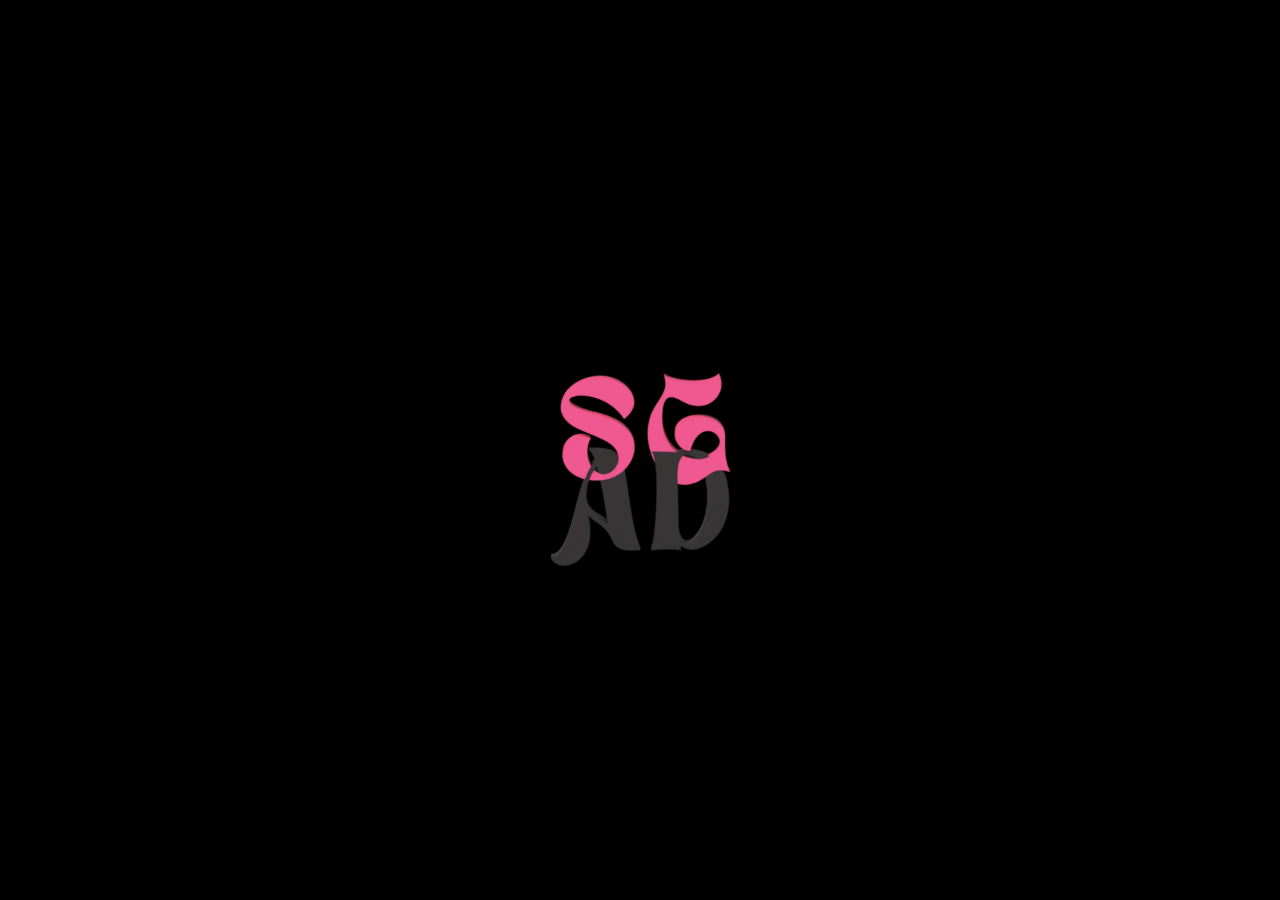
<file: index.html>
<!doctype html>
<html lang="en">
<head>
<meta charset="utf-8">
<meta name="viewport" content="width=device-width, initial-scale=1">
<title>SOFIA GOMES</title>
<meta name="description" content="Sofia Gomes is an Art Director from Brazil based in New York.">
<link rel="canonical" href="https://www.sofiakgomes.com/">
<meta property="og:type" content="website">
<meta property="og:site_name" content="SOFIA GOMES">
<meta property="og:title" content="SOFIA GOMES">
<meta property="og:description" content="Sofia Gomes is an Art Director from Brazil based in New York.">
<meta property="og:url" content="https://www.sofiakgomes.com/">
<meta property="og:image" content="https://www.sofiakgomes.com/assets/img/og.jpg">
<meta property="og:image:width" content="1200">
<meta property="og:image:height" content="630">
<meta name="twitter:card" content="summary_large_image">
<link rel="icon" href="/favicon.ico" sizes="32x32">
<link rel="apple-touch-icon" href="/apple-touch-icon.png">
<link rel="stylesheet" href="/css/style.css">
</head>
<body class="splash">
<a class="splash-link" href="/work/" aria-label="Enter site"><img src="/assets/img/site/splash.webp" width="546" height="582" fetchpriority="high" alt="SOFIA GOMES — Art Director"></a>
<script src="/js/main.js"></script>
</body>
</html>
</file>
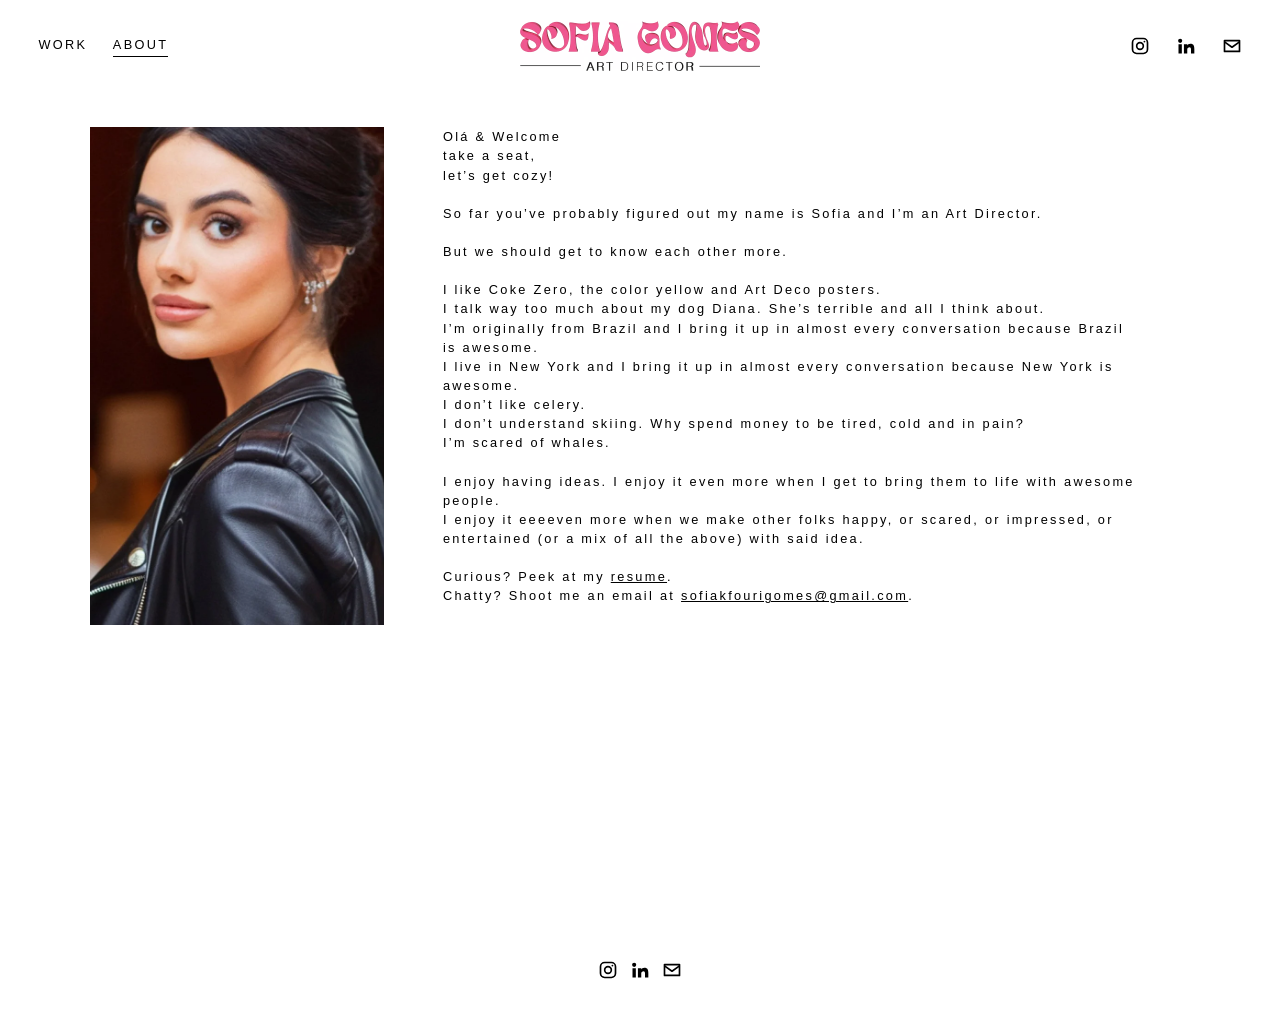
<file: about/index.html>
<!doctype html>
<html lang="en">
<head>
<meta charset="utf-8">
<meta name="viewport" content="width=device-width, initial-scale=1">
<title>About — SOFIA GOMES</title>
<meta name="description" content="About Sofia Gomes, an Art Director from Brazil living in New York.">
<link rel="canonical" href="https://www.sofiakgomes.com/about/">
<meta property="og:type" content="website">
<meta property="og:site_name" content="SOFIA GOMES">
<meta property="og:title" content="About — SOFIA GOMES">
<meta property="og:description" content="About Sofia Gomes, an Art Director from Brazil living in New York.">
<meta property="og:url" content="https://www.sofiakgomes.com/about/">
<meta property="og:image" content="https://www.sofiakgomes.com/assets/img/og.jpg">
<meta property="og:image:width" content="1200">
<meta property="og:image:height" content="630">
<meta name="twitter:card" content="summary_large_image">
<link rel="icon" href="/favicon.ico" sizes="32x32">
<link rel="apple-touch-icon" href="/apple-touch-icon.png">
<link rel="stylesheet" href="/css/style.css">
</head>
<body>
<header class="site-header">
  <nav class="nav"><a href="/work/">WORK</a><a href="/about/" class="active">ABOUT</a></nav>
  <a class="logo" href="/"><img src="/assets/img/site/logo.webp" width="480" height="100" alt="SOFIA GOMES"></a>
  <div class="social"><a href="https://www.instagram.com/sofiagomespontes/" aria-label="Instagram" target="_blank" rel="noopener"><svg viewBox="0 0 24 24" fill="none" stroke="currentColor" stroke-width="2"><rect x="3" y="3" width="18" height="18" rx="5"/><circle cx="12" cy="12" r="4"/><circle cx="17.3" cy="6.7" r="1.1" fill="currentColor" stroke="none"/></svg></a><a href="https://www.linkedin.com/in/sofiakpgomes/" aria-label="LinkedIn" target="_blank" rel="noopener"><svg viewBox="0 0 24 24" fill="currentColor"><path d="M5 3.3a2.5 2.5 0 110 5 2.5 2.5 0 010-5zM3 9.8h4V21H3zM9.5 9.8h4v1.6c.5-1 1.8-2 3.8-2 3.9 0 4.7 2.6 4.7 6.1V21h-4v-4.9c0-1.2-.3-2.7-1.8-2.7-1.6 0-2.7 1.3-2.7 2.6V21H9.5z"/></svg></a><a href="mailto:sofiakfourigomes@gmail.com" aria-label="sofiakfourigomes@gmail.com"><svg viewBox="0 0 24 24" fill="none" stroke="currentColor" stroke-width="2" stroke-linejoin="round"><path d="M3 5.5h18v13H3z"/><path d="M3 7l9 6.5L21 7"/></svg></a></div>
  <button class="burger" type="button" aria-label="Menu" aria-expanded="false"><span></span><span></span></button>
</header>
<div class="mobile-menu" aria-hidden="true">
  <nav><a href="/work/">WORK</a><a href="/about/">ABOUT</a></nav>
  <div class="social"><a href="https://www.instagram.com/sofiagomespontes/" aria-label="Instagram" target="_blank" rel="noopener"><svg viewBox="0 0 24 24" fill="none" stroke="currentColor" stroke-width="2"><rect x="3" y="3" width="18" height="18" rx="5"/><circle cx="12" cy="12" r="4"/><circle cx="17.3" cy="6.7" r="1.1" fill="currentColor" stroke="none"/></svg></a><a href="https://www.linkedin.com/in/sofiakpgomes/" aria-label="LinkedIn" target="_blank" rel="noopener"><svg viewBox="0 0 24 24" fill="currentColor"><path d="M5 3.3a2.5 2.5 0 110 5 2.5 2.5 0 010-5zM3 9.8h4V21H3zM9.5 9.8h4v1.6c.5-1 1.8-2 3.8-2 3.9 0 4.7 2.6 4.7 6.1V21h-4v-4.9c0-1.2-.3-2.7-1.8-2.7-1.6 0-2.7 1.3-2.7 2.6V21H9.5z"/></svg></a><a href="mailto:sofiakfourigomes@gmail.com" aria-label="sofiakfourigomes@gmail.com"><svg viewBox="0 0 24 24" fill="none" stroke="currentColor" stroke-width="2" stroke-linejoin="round"><path d="M3 5.5h18v13H3z"/><path d="M3 7l9 6.5L21 7"/></svg></a></div>
</div>
<main>
<div class="about">
  <div class="portrait"><img src="/assets/img/site/portrait.webp" alt="Sofia Gomes"></div>
  <div class="about-text">
    <p>Olá &amp; Welcome<br>take a seat,<br>let’s get cozy!</p>
    <p>So far you’ve probably figured out my name is Sofia and I’m an Art Director.</p>
    <p>But we should get to know each other more.</p>
    <p>I like Coke Zero, the color yellow and Art Deco posters.<br>I talk way too much about my dog Diana. She’s terrible and all I think about.<br>I’m originally from Brazil and I bring it up in almost every conversation because Brazil is awesome.<br>I live in New York and I bring it up in almost every conversation because New York is awesome.<br>I don’t like celery.<br>I don’t understand skiing. Why spend money to be tired, cold and in pain?<br>I’m scared of whales.</p>
    <p>I enjoy having ideas. I enjoy it even more when I get to bring them to life with awesome people.<br>I enjoy it eeeeven more when we make other folks happy, or scared, or impressed, or entertained (or a mix of all the above) with said idea.</p>
    <p>Curious? Peek at my <a href="/assets/Sofia-Gomes-Resume.pdf">resume</a>.<br>Chatty? Shoot me an email at <a href="mailto:sofiakfourigomes@gmail.com">sofiakfourigomes@gmail.com</a>.</p>
  </div>
</div>
</main>
<footer class="site-footer">
  <div class="social"><a href="https://www.instagram.com/sofiagomespontes/" aria-label="Instagram" target="_blank" rel="noopener"><svg viewBox="0 0 24 24" fill="none" stroke="currentColor" stroke-width="2"><rect x="3" y="3" width="18" height="18" rx="5"/><circle cx="12" cy="12" r="4"/><circle cx="17.3" cy="6.7" r="1.1" fill="currentColor" stroke="none"/></svg></a><a href="https://www.linkedin.com/in/sofiakpgomes/" aria-label="LinkedIn" target="_blank" rel="noopener"><svg viewBox="0 0 24 24" fill="currentColor"><path d="M5 3.3a2.5 2.5 0 110 5 2.5 2.5 0 010-5zM3 9.8h4V21H3zM9.5 9.8h4v1.6c.5-1 1.8-2 3.8-2 3.9 0 4.7 2.6 4.7 6.1V21h-4v-4.9c0-1.2-.3-2.7-1.8-2.7-1.6 0-2.7 1.3-2.7 2.6V21H9.5z"/></svg></a><a href="mailto:sofiakfourigomes@gmail.com" aria-label="sofiakfourigomes@gmail.com"><svg viewBox="0 0 24 24" fill="none" stroke="currentColor" stroke-width="2" stroke-linejoin="round"><path d="M3 5.5h18v13H3z"/><path d="M3 7l9 6.5L21 7"/></svg></a></div>
</footer>
<script src="/js/main.js"></script>
</body>
</html>
</file>
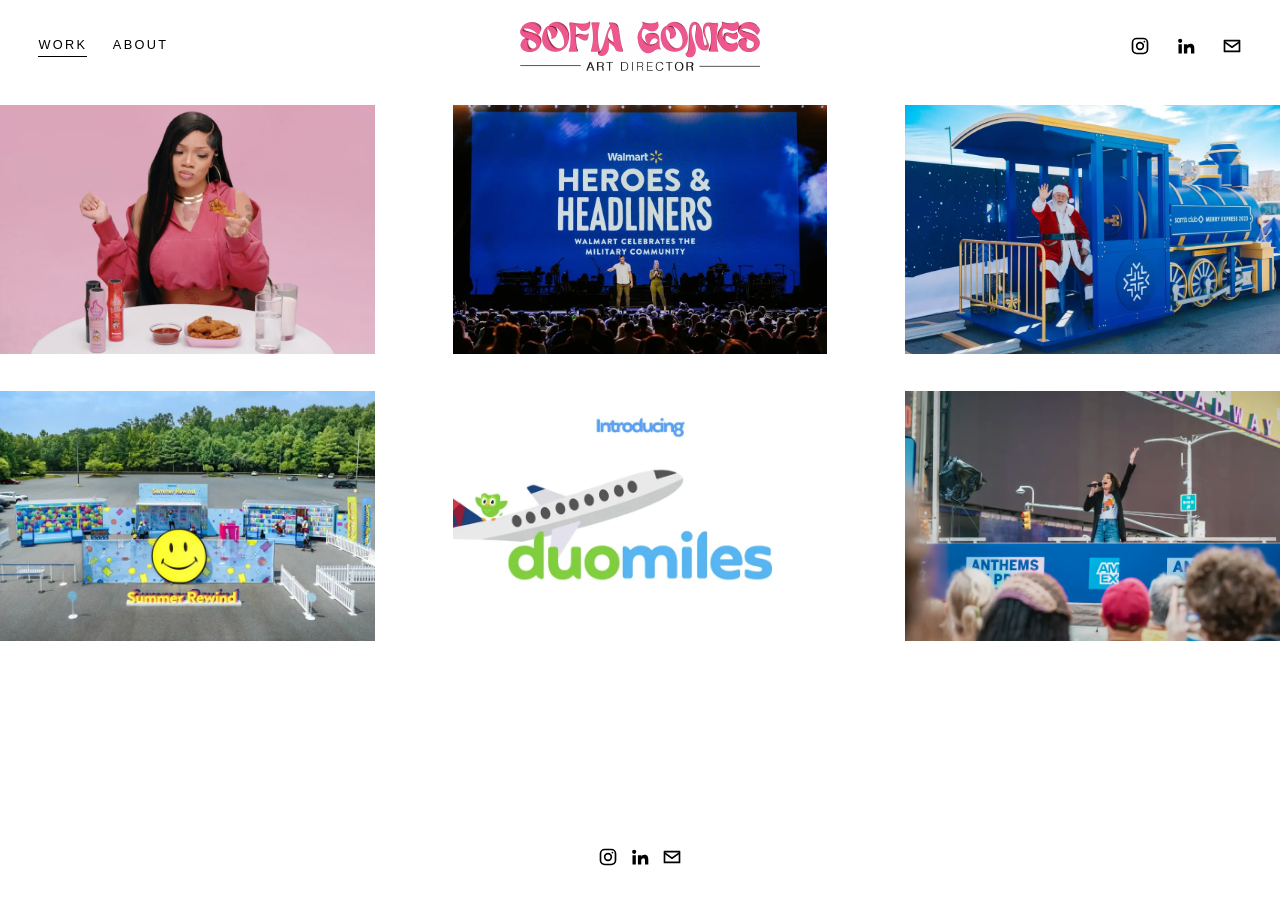
<file: work/index.html>
<!doctype html>
<html lang="en">
<head>
<meta charset="utf-8">
<meta name="viewport" content="width=device-width, initial-scale=1">
<title>WORK — SOFIA GOMES</title>
<meta name="description" content="Selected work by Sofia Gomes, Art Director: experiential and social campaigns for Walmart, Sam’s Club, American Express, Duolingo and Buldak.">
<link rel="canonical" href="https://www.sofiakgomes.com/work/">
<meta property="og:type" content="website">
<meta property="og:site_name" content="SOFIA GOMES">
<meta property="og:title" content="WORK — SOFIA GOMES">
<meta property="og:description" content="Selected work by Sofia Gomes, Art Director: experiential and social campaigns for Walmart, Sam’s Club, American Express, Duolingo and Buldak.">
<meta property="og:url" content="https://www.sofiakgomes.com/work/">
<meta property="og:image" content="https://www.sofiakgomes.com/assets/img/og.jpg">
<meta property="og:image:width" content="1200">
<meta property="og:image:height" content="630">
<meta name="twitter:card" content="summary_large_image">
<link rel="icon" href="/favicon.ico" sizes="32x32">
<link rel="apple-touch-icon" href="/apple-touch-icon.png">
<link rel="preload" href="/assets/fonts/oswald-latin.woff2" as="font" type="font/woff2" crossorigin>
<link rel="stylesheet" href="/css/style.css">
</head>
<body>
<header class="site-header">
  <nav class="nav"><a href="/work/" class="active">WORK</a><a href="/about/">ABOUT</a></nav>
  <a class="logo" href="/"><img src="/assets/img/site/logo.webp" width="480" height="100" alt="SOFIA GOMES"></a>
  <div class="social"><a href="https://www.instagram.com/sofiagomespontes/" aria-label="Instagram" target="_blank" rel="noopener"><svg viewBox="0 0 24 24" fill="none" stroke="currentColor" stroke-width="2"><rect x="3" y="3" width="18" height="18" rx="5"/><circle cx="12" cy="12" r="4"/><circle cx="17.3" cy="6.7" r="1.1" fill="currentColor" stroke="none"/></svg></a><a href="https://www.linkedin.com/in/sofiakpgomes/" aria-label="LinkedIn" target="_blank" rel="noopener"><svg viewBox="0 0 24 24" fill="currentColor"><path d="M5 3.3a2.5 2.5 0 110 5 2.5 2.5 0 010-5zM3 9.8h4V21H3zM9.5 9.8h4v1.6c.5-1 1.8-2 3.8-2 3.9 0 4.7 2.6 4.7 6.1V21h-4v-4.9c0-1.2-.3-2.7-1.8-2.7-1.6 0-2.7 1.3-2.7 2.6V21H9.5z"/></svg></a><a href="mailto:sofiakfourigomes@gmail.com" aria-label="sofiakfourigomes@gmail.com"><svg viewBox="0 0 24 24" fill="none" stroke="currentColor" stroke-width="2" stroke-linejoin="round"><path d="M3 5.5h18v13H3z"/><path d="M3 7l9 6.5L21 7"/></svg></a></div>
  <button class="burger" type="button" aria-label="Menu" aria-expanded="false"><span></span><span></span></button>
</header>
<div class="mobile-menu" aria-hidden="true">
  <nav><a href="/work/">WORK</a><a href="/about/">ABOUT</a></nav>
  <div class="social"><a href="https://www.instagram.com/sofiagomespontes/" aria-label="Instagram" target="_blank" rel="noopener"><svg viewBox="0 0 24 24" fill="none" stroke="currentColor" stroke-width="2"><rect x="3" y="3" width="18" height="18" rx="5"/><circle cx="12" cy="12" r="4"/><circle cx="17.3" cy="6.7" r="1.1" fill="currentColor" stroke="none"/></svg></a><a href="https://www.linkedin.com/in/sofiakpgomes/" aria-label="LinkedIn" target="_blank" rel="noopener"><svg viewBox="0 0 24 24" fill="currentColor"><path d="M5 3.3a2.5 2.5 0 110 5 2.5 2.5 0 010-5zM3 9.8h4V21H3zM9.5 9.8h4v1.6c.5-1 1.8-2 3.8-2 3.9 0 4.7 2.6 4.7 6.1V21h-4v-4.9c0-1.2-.3-2.7-1.8-2.7-1.6 0-2.7 1.3-2.7 2.6V21H9.5z"/></svg></a><a href="mailto:sofiakfourigomes@gmail.com" aria-label="sofiakfourigomes@gmail.com"><svg viewBox="0 0 24 24" fill="none" stroke="currentColor" stroke-width="2" stroke-linejoin="round"><path d="M3 5.5h18v13H3z"/><path d="M3 7l9 6.5L21 7"/></svg></a></div>
</div>
<main>
<div class="work-grid">
<a class="tile reveal" href="/work/buldakglorilla/"><img src="/assets/img/work/buldak.webp" alt="RIDE THE BULDAK HIGH"><span class="tile-title">RIDE THE BULDAK HIGH</span></a>
<a class="tile reveal" href="/work/walmartheroesheadliners/"><img src="/assets/img/work/Heroes_Headliners_23-145.webp" alt="WALMART HEROES &amp; HEADLINERS"><span class="tile-title">WALMART HEROES &amp; HEADLINERS</span></a>
<a class="tile reveal" href="/work/merryexpress/"><img src="/assets/img/work/MerryExpress23-3.webp" alt="SAM'S CLUB MERRY EXPRESS"><span class="tile-title">SAM'S CLUB MERRY EXPRESS</span></a>
<a class="tile reveal" href="/work/summerrewind/"><img src="/assets/img/work/SRW_6.webp" alt="WALMART SUMMER REWIND"><span class="tile-title">WALMART SUMMER REWIND</span></a>
<a class="tile reveal" href="/work/duo-miles/"><img src="/assets/img/work/duomiles.webp" alt="DUOMILES"><span class="tile-title">DUOMILES</span></a>
<a class="tile reveal" href="/work/anthemsofpride/"><img src="/assets/img/work/DSC09831-GC-FINAL-3.webp" alt="ANTHEMS OF PRIDE"><span class="tile-title">ANTHEMS OF PRIDE</span></a>
</div>
</main>
<footer class="site-footer">
  <div class="social"><a href="https://www.instagram.com/sofiagomespontes/" aria-label="Instagram" target="_blank" rel="noopener"><svg viewBox="0 0 24 24" fill="none" stroke="currentColor" stroke-width="2"><rect x="3" y="3" width="18" height="18" rx="5"/><circle cx="12" cy="12" r="4"/><circle cx="17.3" cy="6.7" r="1.1" fill="currentColor" stroke="none"/></svg></a><a href="https://www.linkedin.com/in/sofiakpgomes/" aria-label="LinkedIn" target="_blank" rel="noopener"><svg viewBox="0 0 24 24" fill="currentColor"><path d="M5 3.3a2.5 2.5 0 110 5 2.5 2.5 0 010-5zM3 9.8h4V21H3zM9.5 9.8h4v1.6c.5-1 1.8-2 3.8-2 3.9 0 4.7 2.6 4.7 6.1V21h-4v-4.9c0-1.2-.3-2.7-1.8-2.7-1.6 0-2.7 1.3-2.7 2.6V21H9.5z"/></svg></a><a href="mailto:sofiakfourigomes@gmail.com" aria-label="sofiakfourigomes@gmail.com"><svg viewBox="0 0 24 24" fill="none" stroke="currentColor" stroke-width="2" stroke-linejoin="round"><path d="M3 5.5h18v13H3z"/><path d="M3 7l9 6.5L21 7"/></svg></a></div>
</footer>
<script src="/js/main.js"></script>
</body>
</html>
</file>
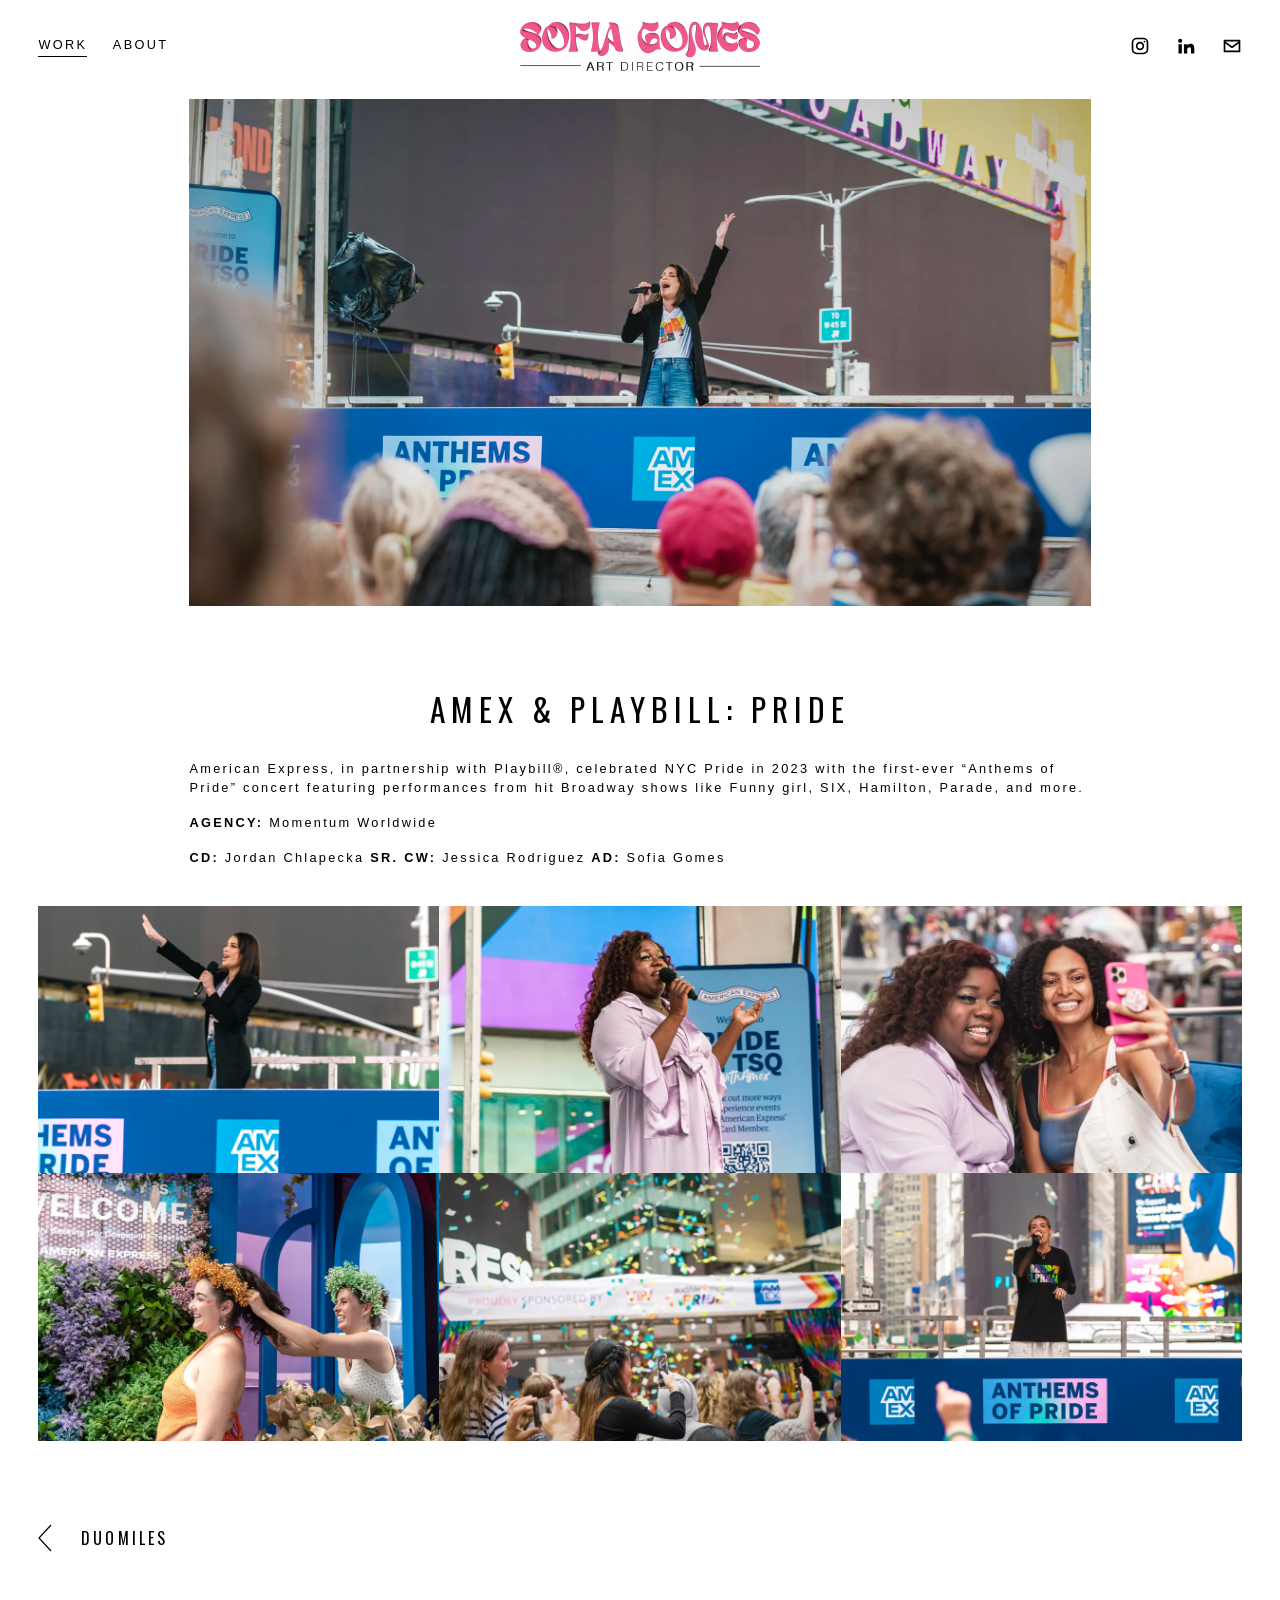
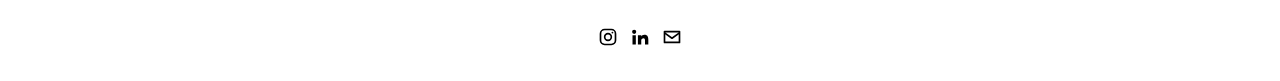
<file: work/anthemsofpride/index.html>
<!doctype html>
<html lang="en">
<head>
<meta charset="utf-8">
<meta name="viewport" content="width=device-width, initial-scale=1">
<title>Anthems of Pride | American Express — SOFIA GOMES</title>
<meta name="description" content="Anthems of Pride: American Express and Playbill’s first-ever NYC Pride concert, with Broadway performances. Art direction by Sofia Gomes.">
<link rel="canonical" href="https://www.sofiakgomes.com/work/anthemsofpride/">
<meta property="og:type" content="website">
<meta property="og:site_name" content="SOFIA GOMES">
<meta property="og:title" content="Anthems of Pride | American Express — SOFIA GOMES">
<meta property="og:description" content="Anthems of Pride: American Express and Playbill’s first-ever NYC Pride concert, with Broadway performances. Art direction by Sofia Gomes.">
<meta property="og:url" content="https://www.sofiakgomes.com/work/anthemsofpride/">
<meta property="og:image" content="https://www.sofiakgomes.com/assets/img/og.jpg">
<meta property="og:image:width" content="1200">
<meta property="og:image:height" content="630">
<meta name="twitter:card" content="summary_large_image">
<link rel="icon" href="/favicon.ico" sizes="32x32">
<link rel="apple-touch-icon" href="/apple-touch-icon.png">
<link rel="preload" href="/assets/fonts/oswald-latin.woff2" as="font" type="font/woff2" crossorigin>
<link rel="stylesheet" href="/css/style.css">
</head>
<body class="p-anthemsofpride">
<header class="site-header">
  <nav class="nav"><a href="/work/" class="active">WORK</a><a href="/about/">ABOUT</a></nav>
  <a class="logo" href="/"><img src="/assets/img/site/logo.webp" width="480" height="100" alt="SOFIA GOMES"></a>
  <div class="social"><a href="https://www.instagram.com/sofiagomespontes/" aria-label="Instagram" target="_blank" rel="noopener"><svg viewBox="0 0 24 24" fill="none" stroke="currentColor" stroke-width="2"><rect x="3" y="3" width="18" height="18" rx="5"/><circle cx="12" cy="12" r="4"/><circle cx="17.3" cy="6.7" r="1.1" fill="currentColor" stroke="none"/></svg></a><a href="https://www.linkedin.com/in/sofiakpgomes/" aria-label="LinkedIn" target="_blank" rel="noopener"><svg viewBox="0 0 24 24" fill="currentColor"><path d="M5 3.3a2.5 2.5 0 110 5 2.5 2.5 0 010-5zM3 9.8h4V21H3zM9.5 9.8h4v1.6c.5-1 1.8-2 3.8-2 3.9 0 4.7 2.6 4.7 6.1V21h-4v-4.9c0-1.2-.3-2.7-1.8-2.7-1.6 0-2.7 1.3-2.7 2.6V21H9.5z"/></svg></a><a href="mailto:sofiakfourigomes@gmail.com" aria-label="sofiakfourigomes@gmail.com"><svg viewBox="0 0 24 24" fill="none" stroke="currentColor" stroke-width="2" stroke-linejoin="round"><path d="M3 5.5h18v13H3z"/><path d="M3 7l9 6.5L21 7"/></svg></a></div>
  <button class="burger" type="button" aria-label="Menu" aria-expanded="false"><span></span><span></span></button>
</header>
<div class="mobile-menu" aria-hidden="true">
  <nav><a href="/work/">WORK</a><a href="/about/">ABOUT</a></nav>
  <div class="social"><a href="https://www.instagram.com/sofiagomespontes/" aria-label="Instagram" target="_blank" rel="noopener"><svg viewBox="0 0 24 24" fill="none" stroke="currentColor" stroke-width="2"><rect x="3" y="3" width="18" height="18" rx="5"/><circle cx="12" cy="12" r="4"/><circle cx="17.3" cy="6.7" r="1.1" fill="currentColor" stroke="none"/></svg></a><a href="https://www.linkedin.com/in/sofiakpgomes/" aria-label="LinkedIn" target="_blank" rel="noopener"><svg viewBox="0 0 24 24" fill="currentColor"><path d="M5 3.3a2.5 2.5 0 110 5 2.5 2.5 0 010-5zM3 9.8h4V21H3zM9.5 9.8h4v1.6c.5-1 1.8-2 3.8-2 3.9 0 4.7 2.6 4.7 6.1V21h-4v-4.9c0-1.2-.3-2.7-1.8-2.7-1.6 0-2.7 1.3-2.7 2.6V21H9.5z"/></svg></a><a href="mailto:sofiakfourigomes@gmail.com" aria-label="sofiakfourigomes@gmail.com"><svg viewBox="0 0 24 24" fill="none" stroke="currentColor" stroke-width="2" stroke-linejoin="round"><path d="M3 5.5h18v13H3z"/><path d="M3 7l9 6.5L21 7"/></svg></a></div>
</div>
<main>
<div class="narrow t96">
<a class="hero-img" href="/assets/img/anthems/DSC09831-GC-FINAL-3.webp" data-lightbox><img src="/assets/img/anthems/DSC09831-GC-FINAL-3.webp" width="2500" height="1406" fetchpriority="high" alt=""></a>
<h2 class="reveal">AMEX &amp; PLAYBILL: PRIDE</h2>
<p class="reveal">American Express, in partnership with Playbill®, celebrated NYC Pride in 2023 with the first-ever “Anthems of Pride” concert featuring performances from hit Broadway shows like Funny girl, SIX, Hamilton, Parade, and more.</p>
<p class="reveal"><b>AGENCY:</b> Momentum Worldwide</p>
<p class="reveal"><b>CD:</b> Jordan Chlapecka <b>SR. CW:</b> Jessica Rodriguez <b>AD:</b> Sofia Gomes</p>
</div>
<div class="gallery">
<a class="reveal" href="/assets/img/anthems/DSC09802-GC-FINAL-3.webp" data-lightbox><img src="/assets/img/anthems/thumb/DSC09802-GC-FINAL-3.webp" alt="" loading="lazy"></a>
<a class="reveal" href="/assets/img/anthems/DSC00001-GC-FINAL-3.webp" data-lightbox><img src="/assets/img/anthems/thumb/DSC00001-GC-FINAL-3.webp" alt="" loading="lazy"></a>
<a class="reveal" href="/assets/img/anthems/DSC09425-GC-FINAL-3.webp" data-lightbox><img src="/assets/img/anthems/thumb/DSC09425-GC-FINAL-3.webp" alt="" loading="lazy"></a>
<a class="reveal" href="/assets/img/anthems/DSC09389-GC-FINAL-3.webp" data-lightbox><img src="/assets/img/anthems/thumb/DSC09389-GC-FINAL-3.webp" alt="" loading="lazy"></a>
<a class="reveal" href="/assets/img/anthems/DSC00531-GC-FINAL-3.webp" data-lightbox><img src="/assets/img/anthems/thumb/DSC00531-GC-FINAL-3.webp" alt="" loading="lazy"></a>
<a class="reveal" href="/assets/img/anthems/DSC00567-GC-FINAL-3.webp" data-lightbox><img src="/assets/img/anthems/thumb/DSC00567-GC-FINAL-3.webp" alt="" loading="lazy"></a>
</div><nav class="pager"><a class="prev" href="/work/duo-miles/"><svg viewBox="0 0 14 28" fill="none" stroke="currentColor" stroke-width="1.2"><path d="M13 1L1 14l12 13"/></svg><span>DUOMILES</span></a><span></span></nav>
</main>
<footer class="site-footer">
  <div class="social"><a href="https://www.instagram.com/sofiagomespontes/" aria-label="Instagram" target="_blank" rel="noopener"><svg viewBox="0 0 24 24" fill="none" stroke="currentColor" stroke-width="2"><rect x="3" y="3" width="18" height="18" rx="5"/><circle cx="12" cy="12" r="4"/><circle cx="17.3" cy="6.7" r="1.1" fill="currentColor" stroke="none"/></svg></a><a href="https://www.linkedin.com/in/sofiakpgomes/" aria-label="LinkedIn" target="_blank" rel="noopener"><svg viewBox="0 0 24 24" fill="currentColor"><path d="M5 3.3a2.5 2.5 0 110 5 2.5 2.5 0 010-5zM3 9.8h4V21H3zM9.5 9.8h4v1.6c.5-1 1.8-2 3.8-2 3.9 0 4.7 2.6 4.7 6.1V21h-4v-4.9c0-1.2-.3-2.7-1.8-2.7-1.6 0-2.7 1.3-2.7 2.6V21H9.5z"/></svg></a><a href="mailto:sofiakfourigomes@gmail.com" aria-label="sofiakfourigomes@gmail.com"><svg viewBox="0 0 24 24" fill="none" stroke="currentColor" stroke-width="2" stroke-linejoin="round"><path d="M3 5.5h18v13H3z"/><path d="M3 7l9 6.5L21 7"/></svg></a></div>
</footer>
<script src="/js/main.js"></script>
</body>
</html>
</file>
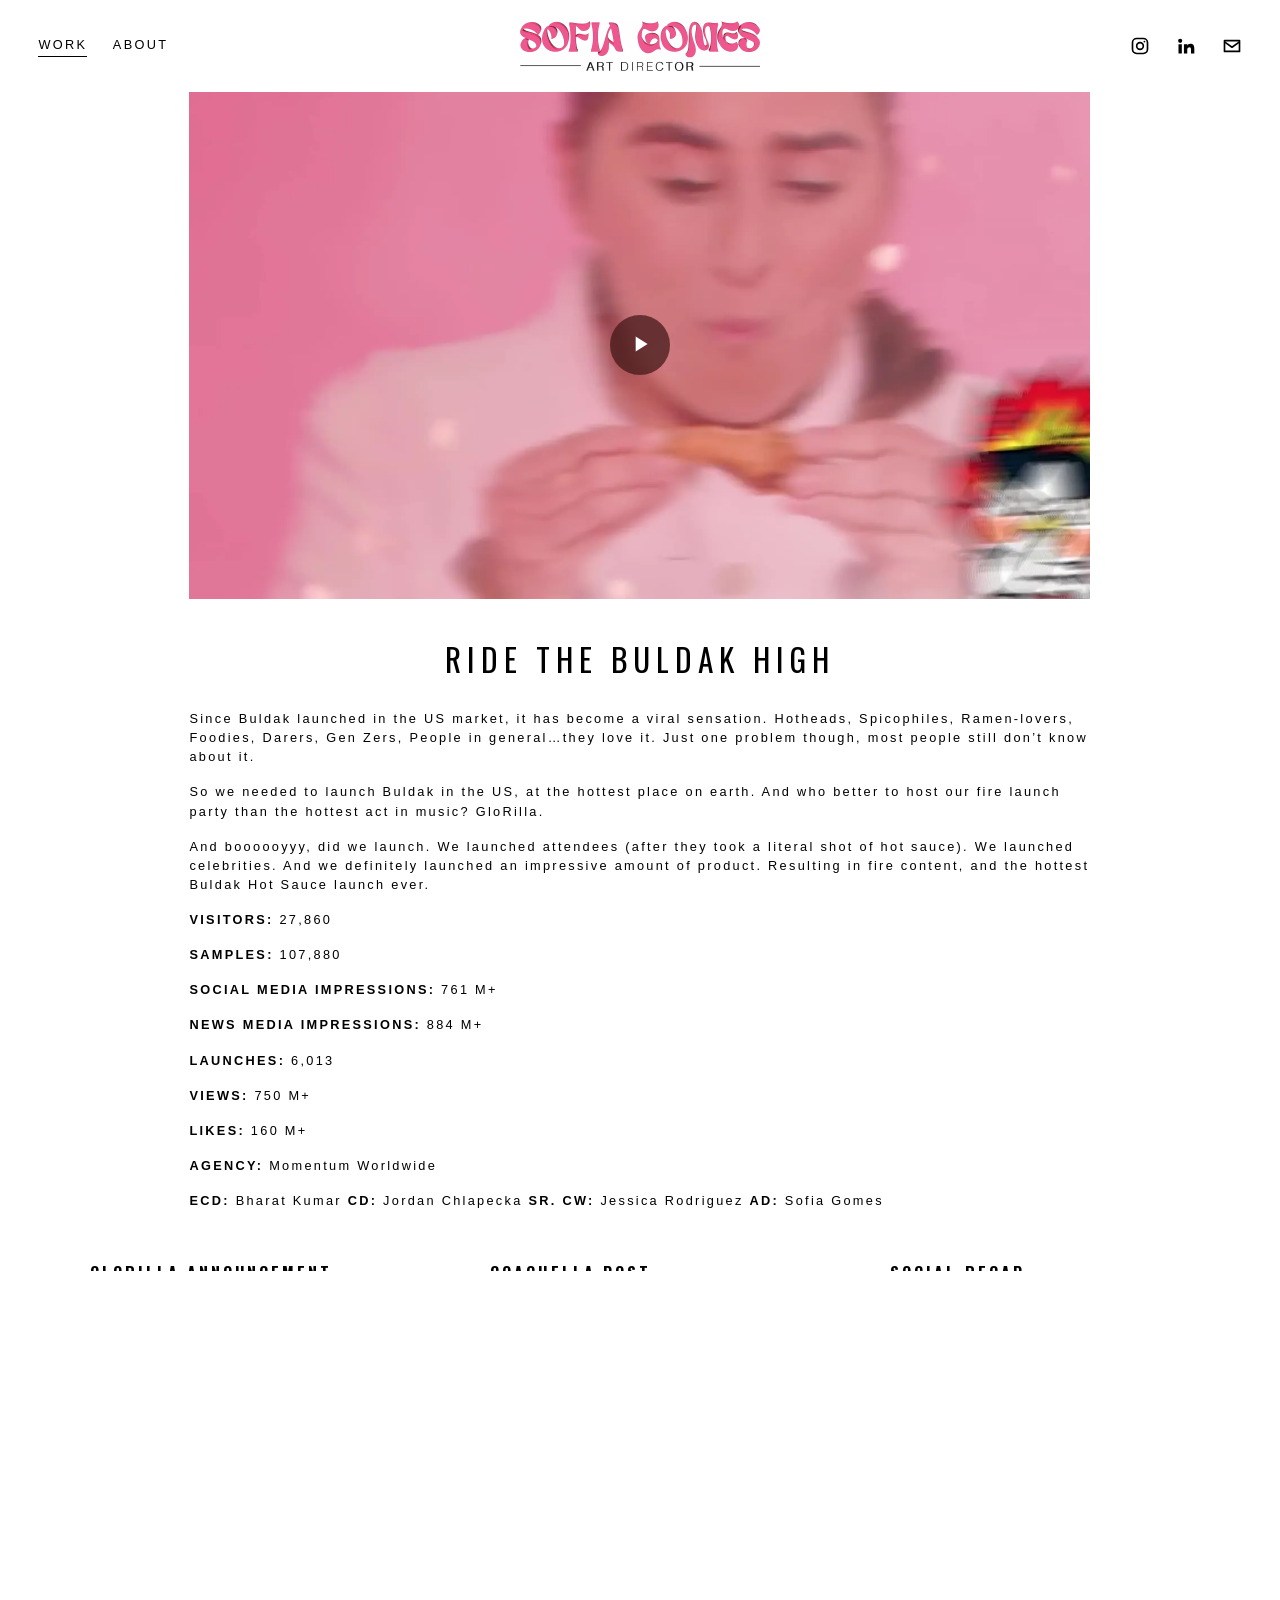
<file: work/buldakglorilla/index.html>
<!doctype html>
<html lang="en">
<head>
<meta charset="utf-8">
<meta name="viewport" content="width=device-width, initial-scale=1">
<title>Buldak &amp; GloRilla | Coachella — SOFIA GOMES</title>
<meta name="description" content="Buldak hot sauce’s US launch at Coachella with GloRilla: 27,860 visitors, 107,880 samples and 761M+ social media impressions. Art direction by Sofia Gomes.">
<link rel="canonical" href="https://www.sofiakgomes.com/work/buldakglorilla/">
<meta property="og:type" content="website">
<meta property="og:site_name" content="SOFIA GOMES">
<meta property="og:title" content="Buldak &amp; GloRilla | Coachella — SOFIA GOMES">
<meta property="og:description" content="Buldak hot sauce’s US launch at Coachella with GloRilla: 27,860 visitors, 107,880 samples and 761M+ social media impressions. Art direction by Sofia Gomes.">
<meta property="og:url" content="https://www.sofiakgomes.com/work/buldakglorilla/">
<meta property="og:image" content="https://www.sofiakgomes.com/assets/img/og.jpg">
<meta property="og:image:width" content="1200">
<meta property="og:image:height" content="630">
<meta name="twitter:card" content="summary_large_image">
<link rel="icon" href="/favicon.ico" sizes="32x32">
<link rel="apple-touch-icon" href="/apple-touch-icon.png">
<link rel="preload" href="/assets/fonts/oswald-latin.woff2" as="font" type="font/woff2" crossorigin>
<link rel="stylesheet" href="/css/style.css">
</head>
<body class="p-buldakglorilla">
<header class="site-header">
  <nav class="nav"><a href="/work/" class="active">WORK</a><a href="/about/">ABOUT</a></nav>
  <a class="logo" href="/"><img src="/assets/img/site/logo.webp" width="480" height="100" alt="SOFIA GOMES"></a>
  <div class="social"><a href="https://www.instagram.com/sofiagomespontes/" aria-label="Instagram" target="_blank" rel="noopener"><svg viewBox="0 0 24 24" fill="none" stroke="currentColor" stroke-width="2"><rect x="3" y="3" width="18" height="18" rx="5"/><circle cx="12" cy="12" r="4"/><circle cx="17.3" cy="6.7" r="1.1" fill="currentColor" stroke="none"/></svg></a><a href="https://www.linkedin.com/in/sofiakpgomes/" aria-label="LinkedIn" target="_blank" rel="noopener"><svg viewBox="0 0 24 24" fill="currentColor"><path d="M5 3.3a2.5 2.5 0 110 5 2.5 2.5 0 010-5zM3 9.8h4V21H3zM9.5 9.8h4v1.6c.5-1 1.8-2 3.8-2 3.9 0 4.7 2.6 4.7 6.1V21h-4v-4.9c0-1.2-.3-2.7-1.8-2.7-1.6 0-2.7 1.3-2.7 2.6V21H9.5z"/></svg></a><a href="mailto:sofiakfourigomes@gmail.com" aria-label="sofiakfourigomes@gmail.com"><svg viewBox="0 0 24 24" fill="none" stroke="currentColor" stroke-width="2" stroke-linejoin="round"><path d="M3 5.5h18v13H3z"/><path d="M3 7l9 6.5L21 7"/></svg></a></div>
  <button class="burger" type="button" aria-label="Menu" aria-expanded="false"><span></span><span></span></button>
</header>
<div class="mobile-menu" aria-hidden="true">
  <nav><a href="/work/">WORK</a><a href="/about/">ABOUT</a></nav>
  <div class="social"><a href="https://www.instagram.com/sofiagomespontes/" aria-label="Instagram" target="_blank" rel="noopener"><svg viewBox="0 0 24 24" fill="none" stroke="currentColor" stroke-width="2"><rect x="3" y="3" width="18" height="18" rx="5"/><circle cx="12" cy="12" r="4"/><circle cx="17.3" cy="6.7" r="1.1" fill="currentColor" stroke="none"/></svg></a><a href="https://www.linkedin.com/in/sofiakpgomes/" aria-label="LinkedIn" target="_blank" rel="noopener"><svg viewBox="0 0 24 24" fill="currentColor"><path d="M5 3.3a2.5 2.5 0 110 5 2.5 2.5 0 010-5zM3 9.8h4V21H3zM9.5 9.8h4v1.6c.5-1 1.8-2 3.8-2 3.9 0 4.7 2.6 4.7 6.1V21h-4v-4.9c0-1.2-.3-2.7-1.8-2.7-1.6 0-2.7 1.3-2.7 2.6V21H9.5z"/></svg></a><a href="mailto:sofiakfourigomes@gmail.com" aria-label="sofiakfourigomes@gmail.com"><svg viewBox="0 0 24 24" fill="none" stroke="currentColor" stroke-width="2" stroke-linejoin="round"><path d="M3 5.5h18v13H3z"/><path d="M3 7l9 6.5L21 7"/></svg></a></div>
</div>
<main>
<div class="narrow">
<div class="player"><video preload="metadata" playsinline data-src="/assets/video/buldak-hero.mp4" poster="/assets/video/buldak-hero.webp"></video><button class="play" aria-label="Play"><svg viewBox="0 0 24 24"><path d="M8 5v14l11-7z"/></svg></button></div>
<h2 class="reveal">RIDE THE BULDAK HIGH</h2>
<p class="reveal">Since Buldak launched in the US market, it has become a viral sensation. Hotheads, Spicophiles, Ramen-lovers, Foodies, Darers, Gen Zers, People in general…they love it. Just one problem though, most people still don’t know about it.</p><p class="reveal">So we needed to launch Buldak in the US, at the hottest place on earth. And who better to host our fire launch party than the hottest act in music? GloRilla.</p><p class="reveal">And boooooyyy, did we launch. We launched attendees (after they took a literal shot of hot sauce). We launched celebrities. And we definitely launched an impressive amount of product. Resulting in fire content, and the hottest Buldak Hot Sauce launch ever.</p>
<p class="reveal"><b>VISITORS:</b> 27,860</p>
<p class="reveal"><b>SAMPLES:</b> 107,880</p>
<p class="reveal"><b>SOCIAL MEDIA IMPRESSIONS:</b> 761 M+</p>
<p class="reveal"><b>NEWS MEDIA IMPRESSIONS:</b> 884 M+</p>
<p class="reveal"><b>LAUNCHES:</b> 6,013</p>
<p class="reveal"><b>VIEWS:</b> 750 M+</p>
<p class="reveal"><b>LIKES:</b> 160 M+</p>
<p class="reveal"><b>AGENCY:</b> Momentum Worldwide</p>
<p class="reveal"><b>ECD:</b> Bharat Kumar <b>CD:</b> Jordan Chlapecka <b>SR. CW:</b> Jessica Rodriguez <b>AD:</b> Sofia Gomes</p>
</div>
<div class="cols">
<div class="col reveal"><div class="txt"><h3>GLORILLA ANNOUNCEMENT</h3><p>So in the run-up to Coachella, Glo helped spread the word about our Buldak Launch. Sending spicy fans to our one-of-a-kind space on the grounds.</p></div><div class="player tall"><video preload="metadata" playsinline data-src="/assets/video/buldak-glorilla.mp4" poster="/assets/video/buldak-glorilla.webp"></video><button class="play" aria-label="Play"><svg viewBox="0 0 24 24"><path d="M8 5v14l11-7z"/></svg></button></div></div>
<div class="col reveal"><div class="txt"><h3>COACHELLA POST</h3><p>Throughout the grounds, we gave fans ways to try Buldak… Resulting in a total of 107,880 scorched mouths outside of our activation</p></div><div class="player tall"><video preload="metadata" playsinline data-src="/assets/video/buldak-coachella.mp4" poster="/assets/video/buldak-coachella.webp"></video><button class="play" aria-label="Play"><svg viewBox="0 0 24 24"><path d="M8 5v14l11-7z"/></svg></button></div></div>
<div class="col reveal"><div class="txt"><h3>SOCIAL RECAP</h3><p>That’s right, we attracted influencers, celebs (including our girl, GloRilla) and 27K+ heat-seeking, pepper-punishing, fire-breathing fans to the Buldak Launch.</p></div><div class="player tall"><video preload="metadata" playsinline data-src="/assets/video/buldak-social.mp4" poster="/assets/video/buldak-social.webp"></video><button class="play" aria-label="Play"><svg viewBox="0 0 24 24"><path d="M8 5v14l11-7z"/></svg></button></div></div>
</div>
<div class="gallery">
<a class="reveal" href="/assets/img/buldak/AN5I4522.webp" data-lightbox><img src="/assets/img/buldak/thumb/AN5I4522.webp" alt="" loading="lazy"></a>
<a class="reveal" href="/assets/img/buldak/AN5I5486_Shot_3_Final_GLO_APPROVED.webp" data-lightbox><img src="/assets/img/buldak/thumb/AN5I5486_Shot_3_Final_GLO_APPROVED.webp" alt="" loading="lazy"></a>
<a class="reveal" href="/assets/img/buldak/screenshot-1.webp" data-lightbox><img src="/assets/img/buldak/thumb/screenshot-1.webp" alt="" loading="lazy"></a>
<a class="reveal" href="/assets/img/buldak/AN5I5660-2.webp" data-lightbox><img src="/assets/img/buldak/thumb/AN5I5660-2.webp" alt="" loading="lazy"></a>
<a class="reveal" href="/assets/img/buldak/AN5I4349.webp" data-lightbox><img src="/assets/img/buldak/thumb/AN5I4349.webp" alt="" loading="lazy"></a>
<a class="reveal" href="/assets/img/buldak/AN5I4312.webp" data-lightbox><img src="/assets/img/buldak/thumb/AN5I4312.webp" alt="" loading="lazy"></a>
<a class="reveal" href="/assets/img/buldak/AN5I4413.webp" data-lightbox><img src="/assets/img/buldak/thumb/AN5I4413.webp" alt="" loading="lazy"></a>
<a class="reveal" href="/assets/img/buldak/AN5I4197.webp" data-lightbox><img src="/assets/img/buldak/thumb/AN5I4197.webp" alt="" loading="lazy"></a>
<a class="reveal" href="/assets/img/buldak/AN5I3843.webp" data-lightbox><img src="/assets/img/buldak/thumb/AN5I3843.webp" alt="" loading="lazy"></a>
<a class="reveal" href="/assets/img/buldak/AN5I4153.webp" data-lightbox><img src="/assets/img/buldak/thumb/AN5I4153.webp" alt="" loading="lazy"></a>
<a class="reveal" href="/assets/img/buldak/AN5I4516.webp" data-lightbox><img src="/assets/img/buldak/thumb/AN5I4516.webp" alt="" loading="lazy"></a>
<a class="reveal" href="/assets/img/buldak/AN5I4340.webp" data-lightbox><img src="/assets/img/buldak/thumb/AN5I4340.webp" alt="" loading="lazy"></a>
<a class="reveal" href="/assets/img/buldak/AN5I4670_Shot_5_Final.webp" data-lightbox><img src="/assets/img/buldak/thumb/AN5I4670_Shot_5_Final.webp" alt="" loading="lazy"></a>
<a class="reveal" href="/assets/img/buldak/AN5I5789.webp" data-lightbox><img src="/assets/img/buldak/thumb/AN5I5789.webp" alt="" loading="lazy"></a>
<a class="reveal" href="/assets/img/buldak/AN5I4648_Shot_5_ALT_Final.webp" data-lightbox><img src="/assets/img/buldak/thumb/AN5I4648_Shot_5_ALT_Final.webp" alt="" loading="lazy"></a>
<a class="reveal" href="/assets/img/buldak/AN5I5925.webp" data-lightbox><img src="/assets/img/buldak/thumb/AN5I5925.webp" alt="" loading="lazy"></a>
<a class="reveal" href="/assets/img/buldak/AN5I5969.webp" data-lightbox><img src="/assets/img/buldak/thumb/AN5I5969.webp" alt="" loading="lazy"></a>
<a class="reveal" href="/assets/img/buldak/AN5I6139.webp" data-lightbox><img src="/assets/img/buldak/thumb/AN5I6139.webp" alt="" loading="lazy"></a>
</div><nav class="pager"><span></span><a class="next" href="/work/walmartheroesheadliners/"><span>WALMART HEROES &amp; HEADLINERS</span><svg viewBox="0 0 14 28" fill="none" stroke="currentColor" stroke-width="1.2"><path d="M1 1l12 13L1 27"/></svg></a></nav>
</main>
<footer class="site-footer">
  <div class="social"><a href="https://www.instagram.com/sofiagomespontes/" aria-label="Instagram" target="_blank" rel="noopener"><svg viewBox="0 0 24 24" fill="none" stroke="currentColor" stroke-width="2"><rect x="3" y="3" width="18" height="18" rx="5"/><circle cx="12" cy="12" r="4"/><circle cx="17.3" cy="6.7" r="1.1" fill="currentColor" stroke="none"/></svg></a><a href="https://www.linkedin.com/in/sofiakpgomes/" aria-label="LinkedIn" target="_blank" rel="noopener"><svg viewBox="0 0 24 24" fill="currentColor"><path d="M5 3.3a2.5 2.5 0 110 5 2.5 2.5 0 010-5zM3 9.8h4V21H3zM9.5 9.8h4v1.6c.5-1 1.8-2 3.8-2 3.9 0 4.7 2.6 4.7 6.1V21h-4v-4.9c0-1.2-.3-2.7-1.8-2.7-1.6 0-2.7 1.3-2.7 2.6V21H9.5z"/></svg></a><a href="mailto:sofiakfourigomes@gmail.com" aria-label="sofiakfourigomes@gmail.com"><svg viewBox="0 0 24 24" fill="none" stroke="currentColor" stroke-width="2" stroke-linejoin="round"><path d="M3 5.5h18v13H3z"/><path d="M3 7l9 6.5L21 7"/></svg></a></div>
</footer>
<script src="/js/main.js"></script>
</body>
</html>
</file>
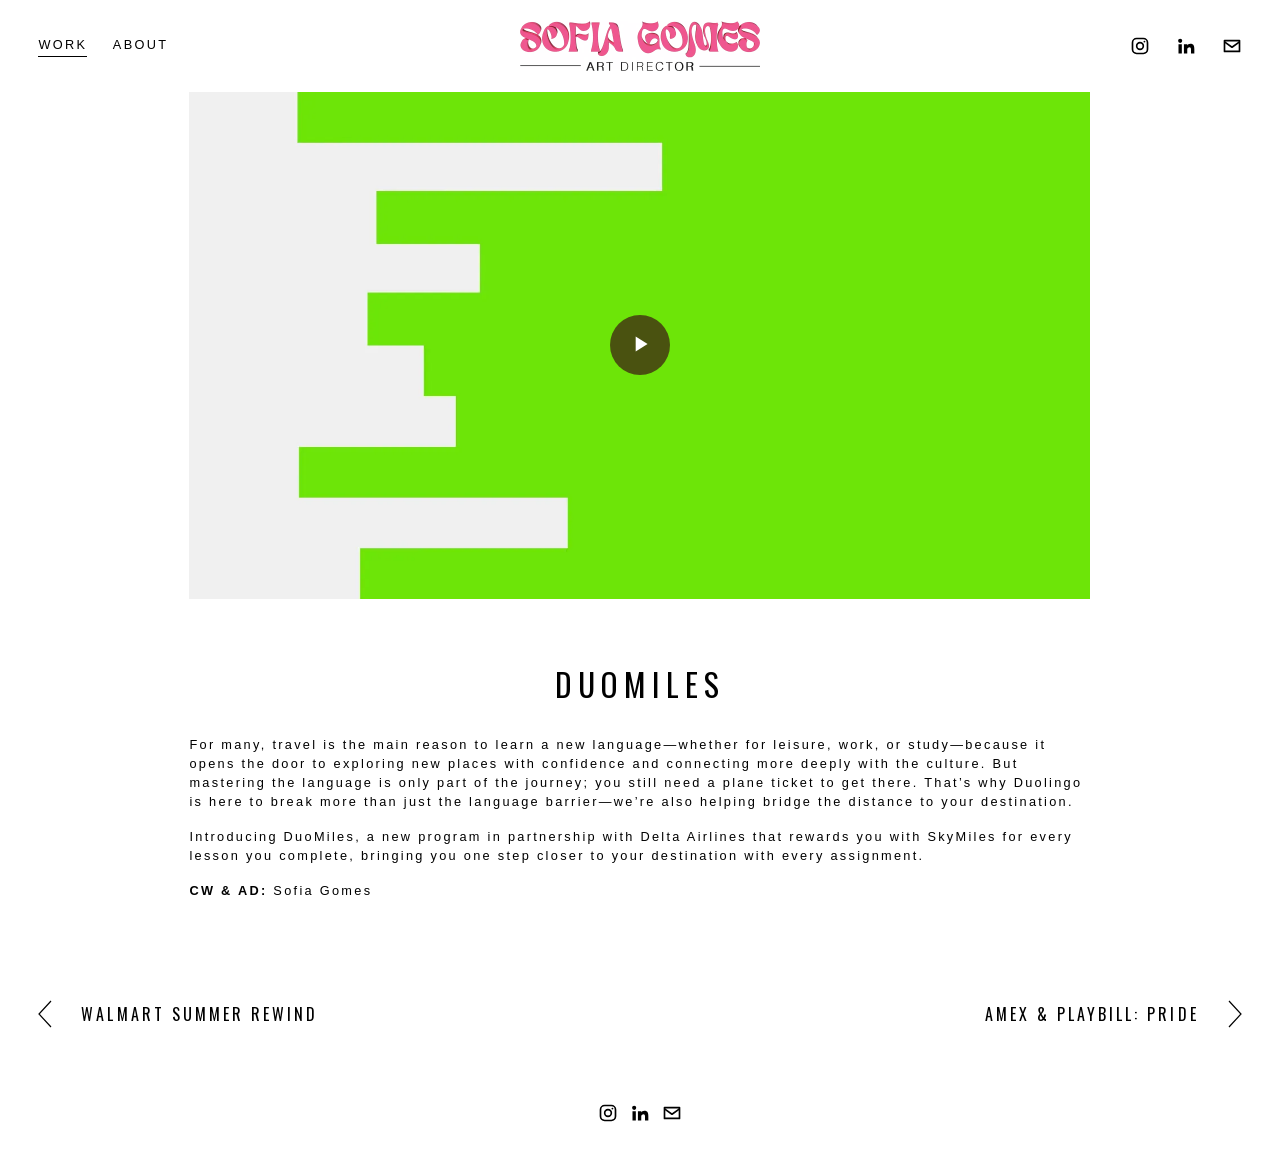
<file: work/duo-miles/index.html>
<!doctype html>
<html lang="en">
<head>
<meta charset="utf-8">
<meta name="viewport" content="width=device-width, initial-scale=1">
<title>Duolingo &amp; Delta | Duomiles — SOFIA GOMES</title>
<meta name="description" content="Duomiles: Duolingo and Delta’s program that rewards language lessons with SkyMiles. Copywriting and art direction by Sofia Gomes.">
<link rel="canonical" href="https://www.sofiakgomes.com/work/duo-miles/">
<meta property="og:type" content="website">
<meta property="og:site_name" content="SOFIA GOMES">
<meta property="og:title" content="Duolingo &amp; Delta | Duomiles — SOFIA GOMES">
<meta property="og:description" content="Duomiles: Duolingo and Delta’s program that rewards language lessons with SkyMiles. Copywriting and art direction by Sofia Gomes.">
<meta property="og:url" content="https://www.sofiakgomes.com/work/duo-miles/">
<meta property="og:image" content="https://www.sofiakgomes.com/assets/img/og.jpg">
<meta property="og:image:width" content="1200">
<meta property="og:image:height" content="630">
<meta name="twitter:card" content="summary_large_image">
<link rel="icon" href="/favicon.ico" sizes="32x32">
<link rel="apple-touch-icon" href="/apple-touch-icon.png">
<link rel="preload" href="/assets/fonts/oswald-latin.woff2" as="font" type="font/woff2" crossorigin>
<link rel="stylesheet" href="/css/style.css">
</head>
<body class="p-duo-miles">
<header class="site-header">
  <nav class="nav"><a href="/work/" class="active">WORK</a><a href="/about/">ABOUT</a></nav>
  <a class="logo" href="/"><img src="/assets/img/site/logo.webp" width="480" height="100" alt="SOFIA GOMES"></a>
  <div class="social"><a href="https://www.instagram.com/sofiagomespontes/" aria-label="Instagram" target="_blank" rel="noopener"><svg viewBox="0 0 24 24" fill="none" stroke="currentColor" stroke-width="2"><rect x="3" y="3" width="18" height="18" rx="5"/><circle cx="12" cy="12" r="4"/><circle cx="17.3" cy="6.7" r="1.1" fill="currentColor" stroke="none"/></svg></a><a href="https://www.linkedin.com/in/sofiakpgomes/" aria-label="LinkedIn" target="_blank" rel="noopener"><svg viewBox="0 0 24 24" fill="currentColor"><path d="M5 3.3a2.5 2.5 0 110 5 2.5 2.5 0 010-5zM3 9.8h4V21H3zM9.5 9.8h4v1.6c.5-1 1.8-2 3.8-2 3.9 0 4.7 2.6 4.7 6.1V21h-4v-4.9c0-1.2-.3-2.7-1.8-2.7-1.6 0-2.7 1.3-2.7 2.6V21H9.5z"/></svg></a><a href="mailto:sofiakfourigomes@gmail.com" aria-label="sofiakfourigomes@gmail.com"><svg viewBox="0 0 24 24" fill="none" stroke="currentColor" stroke-width="2" stroke-linejoin="round"><path d="M3 5.5h18v13H3z"/><path d="M3 7l9 6.5L21 7"/></svg></a></div>
  <button class="burger" type="button" aria-label="Menu" aria-expanded="false"><span></span><span></span></button>
</header>
<div class="mobile-menu" aria-hidden="true">
  <nav><a href="/work/">WORK</a><a href="/about/">ABOUT</a></nav>
  <div class="social"><a href="https://www.instagram.com/sofiagomespontes/" aria-label="Instagram" target="_blank" rel="noopener"><svg viewBox="0 0 24 24" fill="none" stroke="currentColor" stroke-width="2"><rect x="3" y="3" width="18" height="18" rx="5"/><circle cx="12" cy="12" r="4"/><circle cx="17.3" cy="6.7" r="1.1" fill="currentColor" stroke="none"/></svg></a><a href="https://www.linkedin.com/in/sofiakpgomes/" aria-label="LinkedIn" target="_blank" rel="noopener"><svg viewBox="0 0 24 24" fill="currentColor"><path d="M5 3.3a2.5 2.5 0 110 5 2.5 2.5 0 010-5zM3 9.8h4V21H3zM9.5 9.8h4v1.6c.5-1 1.8-2 3.8-2 3.9 0 4.7 2.6 4.7 6.1V21h-4v-4.9c0-1.2-.3-2.7-1.8-2.7-1.6 0-2.7 1.3-2.7 2.6V21H9.5z"/></svg></a><a href="mailto:sofiakfourigomes@gmail.com" aria-label="sofiakfourigomes@gmail.com"><svg viewBox="0 0 24 24" fill="none" stroke="currentColor" stroke-width="2" stroke-linejoin="round"><path d="M3 5.5h18v13H3z"/><path d="M3 7l9 6.5L21 7"/></svg></a></div>
</div>
<main>
<div class="narrow t72">
<div class="player"><video preload="metadata" playsinline data-src="/assets/video/duomiles-hero.mp4" poster="/assets/video/duomiles-hero.webp"></video><button class="play" aria-label="Play"><svg viewBox="0 0 24 24"><path d="M8 5v14l11-7z"/></svg></button></div>
<h2 class="reveal">DUOMILES</h2>
<p class="reveal">For many, travel is the main reason to learn a new language—whether for leisure, work, or study—because it opens the door to exploring new places with confidence and connecting more deeply with the culture. But mastering the language is only part of the journey; you still need a plane ticket to get there. That’s why Duolingo is here to break more than just the language barrier—we’re also helping bridge the distance to your destination.</p><p class="reveal">Introducing DuoMiles, a new program in partnership with Delta Airlines that rewards you with SkyMiles for every lesson you complete, bringing you one step closer to your destination with every assignment.</p>
<p class="reveal"><b>CW &amp; AD:</b> Sofia Gomes</p>
</div><nav class="pager"><a class="prev" href="/work/summerrewind/"><svg viewBox="0 0 14 28" fill="none" stroke="currentColor" stroke-width="1.2"><path d="M13 1L1 14l12 13"/></svg><span>WALMART SUMMER REWIND</span></a><a class="next" href="/work/anthemsofpride/"><span>AMEX &amp; PLAYBILL: PRIDE</span><svg viewBox="0 0 14 28" fill="none" stroke="currentColor" stroke-width="1.2"><path d="M1 1l12 13L1 27"/></svg></a></nav>
</main>
<footer class="site-footer">
  <div class="social"><a href="https://www.instagram.com/sofiagomespontes/" aria-label="Instagram" target="_blank" rel="noopener"><svg viewBox="0 0 24 24" fill="none" stroke="currentColor" stroke-width="2"><rect x="3" y="3" width="18" height="18" rx="5"/><circle cx="12" cy="12" r="4"/><circle cx="17.3" cy="6.7" r="1.1" fill="currentColor" stroke="none"/></svg></a><a href="https://www.linkedin.com/in/sofiakpgomes/" aria-label="LinkedIn" target="_blank" rel="noopener"><svg viewBox="0 0 24 24" fill="currentColor"><path d="M5 3.3a2.5 2.5 0 110 5 2.5 2.5 0 010-5zM3 9.8h4V21H3zM9.5 9.8h4v1.6c.5-1 1.8-2 3.8-2 3.9 0 4.7 2.6 4.7 6.1V21h-4v-4.9c0-1.2-.3-2.7-1.8-2.7-1.6 0-2.7 1.3-2.7 2.6V21H9.5z"/></svg></a><a href="mailto:sofiakfourigomes@gmail.com" aria-label="sofiakfourigomes@gmail.com"><svg viewBox="0 0 24 24" fill="none" stroke="currentColor" stroke-width="2" stroke-linejoin="round"><path d="M3 5.5h18v13H3z"/><path d="M3 7l9 6.5L21 7"/></svg></a></div>
</footer>
<script src="/js/main.js"></script>
</body>
</html>
</file>
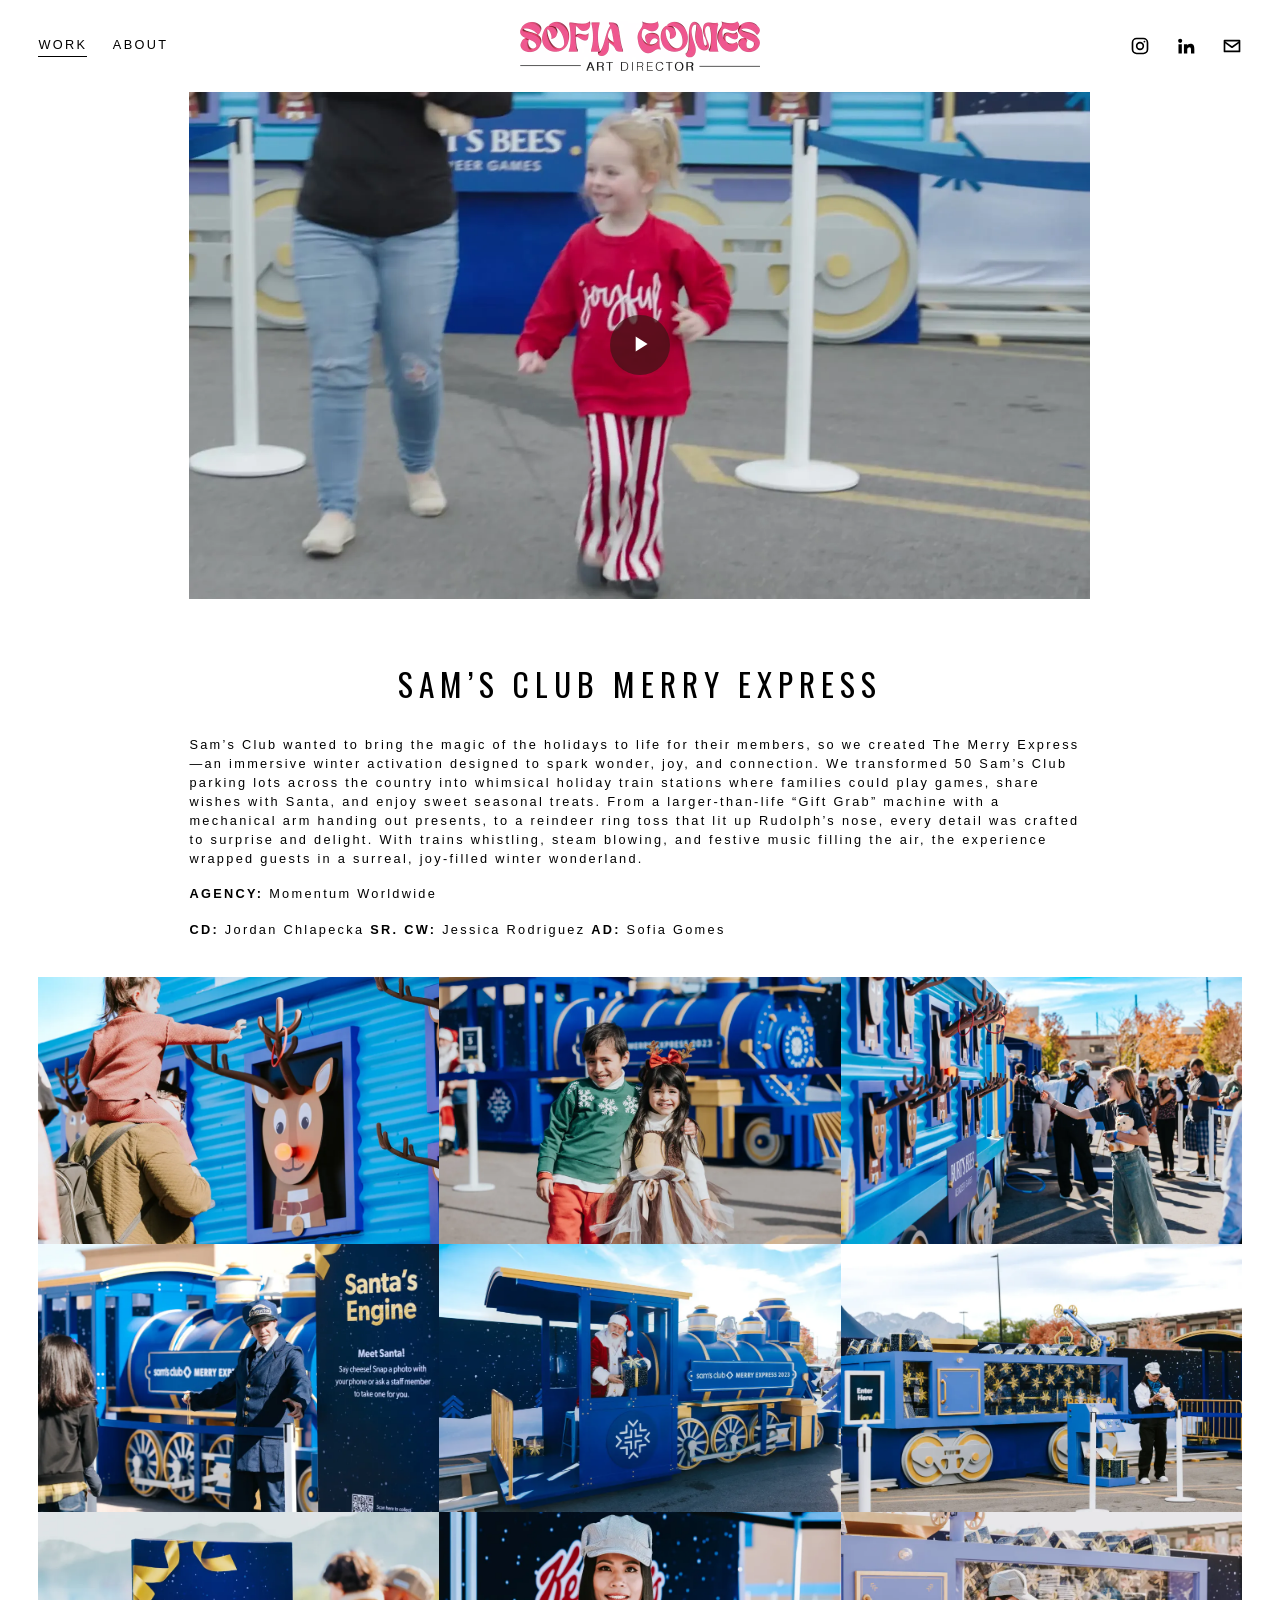
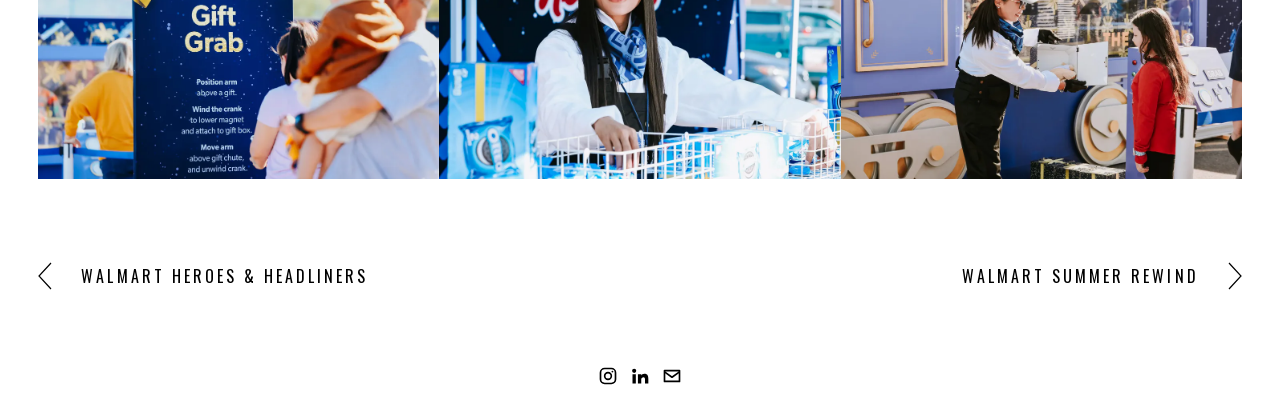
<file: work/merryexpress/index.html>
<!doctype html>
<html lang="en">
<head>
<meta charset="utf-8">
<meta name="viewport" content="width=device-width, initial-scale=1">
<title>Merry Express | Sam&#x27;s Club — SOFIA GOMES</title>
<meta name="description" content="Sam’s Club Merry Express: 50 parking lots turned into immersive holiday train stations. Art direction by Sofia Gomes.">
<link rel="canonical" href="https://www.sofiakgomes.com/work/merryexpress/">
<meta property="og:type" content="website">
<meta property="og:site_name" content="SOFIA GOMES">
<meta property="og:title" content="Merry Express | Sam&#x27;s Club — SOFIA GOMES">
<meta property="og:description" content="Sam’s Club Merry Express: 50 parking lots turned into immersive holiday train stations. Art direction by Sofia Gomes.">
<meta property="og:url" content="https://www.sofiakgomes.com/work/merryexpress/">
<meta property="og:image" content="https://www.sofiakgomes.com/assets/img/og.jpg">
<meta property="og:image:width" content="1200">
<meta property="og:image:height" content="630">
<meta name="twitter:card" content="summary_large_image">
<link rel="icon" href="/favicon.ico" sizes="32x32">
<link rel="apple-touch-icon" href="/apple-touch-icon.png">
<link rel="preload" href="/assets/fonts/oswald-latin.woff2" as="font" type="font/woff2" crossorigin>
<link rel="stylesheet" href="/css/style.css">
</head>
<body class="p-merryexpress">
<header class="site-header">
  <nav class="nav"><a href="/work/" class="active">WORK</a><a href="/about/">ABOUT</a></nav>
  <a class="logo" href="/"><img src="/assets/img/site/logo.webp" width="480" height="100" alt="SOFIA GOMES"></a>
  <div class="social"><a href="https://www.instagram.com/sofiagomespontes/" aria-label="Instagram" target="_blank" rel="noopener"><svg viewBox="0 0 24 24" fill="none" stroke="currentColor" stroke-width="2"><rect x="3" y="3" width="18" height="18" rx="5"/><circle cx="12" cy="12" r="4"/><circle cx="17.3" cy="6.7" r="1.1" fill="currentColor" stroke="none"/></svg></a><a href="https://www.linkedin.com/in/sofiakpgomes/" aria-label="LinkedIn" target="_blank" rel="noopener"><svg viewBox="0 0 24 24" fill="currentColor"><path d="M5 3.3a2.5 2.5 0 110 5 2.5 2.5 0 010-5zM3 9.8h4V21H3zM9.5 9.8h4v1.6c.5-1 1.8-2 3.8-2 3.9 0 4.7 2.6 4.7 6.1V21h-4v-4.9c0-1.2-.3-2.7-1.8-2.7-1.6 0-2.7 1.3-2.7 2.6V21H9.5z"/></svg></a><a href="mailto:sofiakfourigomes@gmail.com" aria-label="sofiakfourigomes@gmail.com"><svg viewBox="0 0 24 24" fill="none" stroke="currentColor" stroke-width="2" stroke-linejoin="round"><path d="M3 5.5h18v13H3z"/><path d="M3 7l9 6.5L21 7"/></svg></a></div>
  <button class="burger" type="button" aria-label="Menu" aria-expanded="false"><span></span><span></span></button>
</header>
<div class="mobile-menu" aria-hidden="true">
  <nav><a href="/work/">WORK</a><a href="/about/">ABOUT</a></nav>
  <div class="social"><a href="https://www.instagram.com/sofiagomespontes/" aria-label="Instagram" target="_blank" rel="noopener"><svg viewBox="0 0 24 24" fill="none" stroke="currentColor" stroke-width="2"><rect x="3" y="3" width="18" height="18" rx="5"/><circle cx="12" cy="12" r="4"/><circle cx="17.3" cy="6.7" r="1.1" fill="currentColor" stroke="none"/></svg></a><a href="https://www.linkedin.com/in/sofiakpgomes/" aria-label="LinkedIn" target="_blank" rel="noopener"><svg viewBox="0 0 24 24" fill="currentColor"><path d="M5 3.3a2.5 2.5 0 110 5 2.5 2.5 0 010-5zM3 9.8h4V21H3zM9.5 9.8h4v1.6c.5-1 1.8-2 3.8-2 3.9 0 4.7 2.6 4.7 6.1V21h-4v-4.9c0-1.2-.3-2.7-1.8-2.7-1.6 0-2.7 1.3-2.7 2.6V21H9.5z"/></svg></a><a href="mailto:sofiakfourigomes@gmail.com" aria-label="sofiakfourigomes@gmail.com"><svg viewBox="0 0 24 24" fill="none" stroke="currentColor" stroke-width="2" stroke-linejoin="round"><path d="M3 5.5h18v13H3z"/><path d="M3 7l9 6.5L21 7"/></svg></a></div>
</div>
<main>
<div class="narrow t72">
<div class="player"><video preload="metadata" playsinline data-src="/assets/video/merry-hero.mp4" poster="/assets/video/merry-hero.webp"></video><button class="play" aria-label="Play"><svg viewBox="0 0 24 24"><path d="M8 5v14l11-7z"/></svg></button></div>
<h2 class="reveal">SAM’S CLUB MERRY EXPRESS</h2>
<p class="reveal">Sam’s Club wanted to bring the magic of the holidays to life for their members, so we created The Merry Express—an immersive winter activation designed to spark wonder, joy, and connection. We transformed 50 Sam’s Club parking lots across the country into whimsical holiday train stations where families could play games, share wishes with Santa, and enjoy sweet seasonal treats. From a larger-than-life “Gift Grab” machine with a mechanical arm handing out presents, to a reindeer ring toss that lit up Rudolph’s nose, every detail was crafted to surprise and delight. With trains whistling, steam blowing, and festive music filling the air, the experience wrapped guests in a surreal, joy-filled winter wonderland.</p>
<p class="reveal"><b>AGENCY:</b> Momentum Worldwide</p>
<p class="reveal"><b>CD:</b> Jordan Chlapecka <b>SR. CW:</b> Jessica Rodriguez <b>AD:</b> Sofia Gomes</p>
</div>
<div class="gallery">
<a class="reveal" href="/assets/img/merry/MerryExpress23-25.webp" data-lightbox><img src="/assets/img/merry/thumb/MerryExpress23-25.webp" alt="" loading="lazy"></a>
<a class="reveal" href="/assets/img/merry/MerryExpress23-42.webp" data-lightbox><img src="/assets/img/merry/thumb/MerryExpress23-42.webp" alt="" loading="lazy"></a>
<a class="reveal" href="/assets/img/merry/MerryExpress23-21.webp" data-lightbox><img src="/assets/img/merry/thumb/MerryExpress23-21.webp" alt="" loading="lazy"></a>
<a class="reveal" href="/assets/img/merry/MerryExpress23-35.webp" data-lightbox><img src="/assets/img/merry/thumb/MerryExpress23-35.webp" alt="" loading="lazy"></a>
<a class="reveal" href="/assets/img/merry/MerryExpress23-8.webp" data-lightbox><img src="/assets/img/merry/thumb/MerryExpress23-8.webp" alt="" loading="lazy"></a>
<a class="reveal" href="/assets/img/merry/MerryExpress23-69.webp" data-lightbox><img src="/assets/img/merry/thumb/MerryExpress23-69.webp" alt="" loading="lazy"></a>
<a class="reveal" href="/assets/img/merry/MerryExpress23-20.webp" data-lightbox><img src="/assets/img/merry/thumb/MerryExpress23-20.webp" alt="" loading="lazy"></a>
<a class="reveal" href="/assets/img/merry/MerryExpress23-23.webp" data-lightbox><img src="/assets/img/merry/thumb/MerryExpress23-23.webp" alt="" loading="lazy"></a>
<a class="reveal" href="/assets/img/merry/MerryExpress23-27.webp" data-lightbox><img src="/assets/img/merry/thumb/MerryExpress23-27.webp" alt="" loading="lazy"></a>
</div><nav class="pager"><a class="prev" href="/work/walmartheroesheadliners/"><svg viewBox="0 0 14 28" fill="none" stroke="currentColor" stroke-width="1.2"><path d="M13 1L1 14l12 13"/></svg><span>WALMART HEROES &amp; HEADLINERS</span></a><a class="next" href="/work/summerrewind/"><span>WALMART SUMMER REWIND</span><svg viewBox="0 0 14 28" fill="none" stroke="currentColor" stroke-width="1.2"><path d="M1 1l12 13L1 27"/></svg></a></nav>
</main>
<footer class="site-footer">
  <div class="social"><a href="https://www.instagram.com/sofiagomespontes/" aria-label="Instagram" target="_blank" rel="noopener"><svg viewBox="0 0 24 24" fill="none" stroke="currentColor" stroke-width="2"><rect x="3" y="3" width="18" height="18" rx="5"/><circle cx="12" cy="12" r="4"/><circle cx="17.3" cy="6.7" r="1.1" fill="currentColor" stroke="none"/></svg></a><a href="https://www.linkedin.com/in/sofiakpgomes/" aria-label="LinkedIn" target="_blank" rel="noopener"><svg viewBox="0 0 24 24" fill="currentColor"><path d="M5 3.3a2.5 2.5 0 110 5 2.5 2.5 0 010-5zM3 9.8h4V21H3zM9.5 9.8h4v1.6c.5-1 1.8-2 3.8-2 3.9 0 4.7 2.6 4.7 6.1V21h-4v-4.9c0-1.2-.3-2.7-1.8-2.7-1.6 0-2.7 1.3-2.7 2.6V21H9.5z"/></svg></a><a href="mailto:sofiakfourigomes@gmail.com" aria-label="sofiakfourigomes@gmail.com"><svg viewBox="0 0 24 24" fill="none" stroke="currentColor" stroke-width="2" stroke-linejoin="round"><path d="M3 5.5h18v13H3z"/><path d="M3 7l9 6.5L21 7"/></svg></a></div>
</footer>
<script src="/js/main.js"></script>
</body>
</html>
</file>
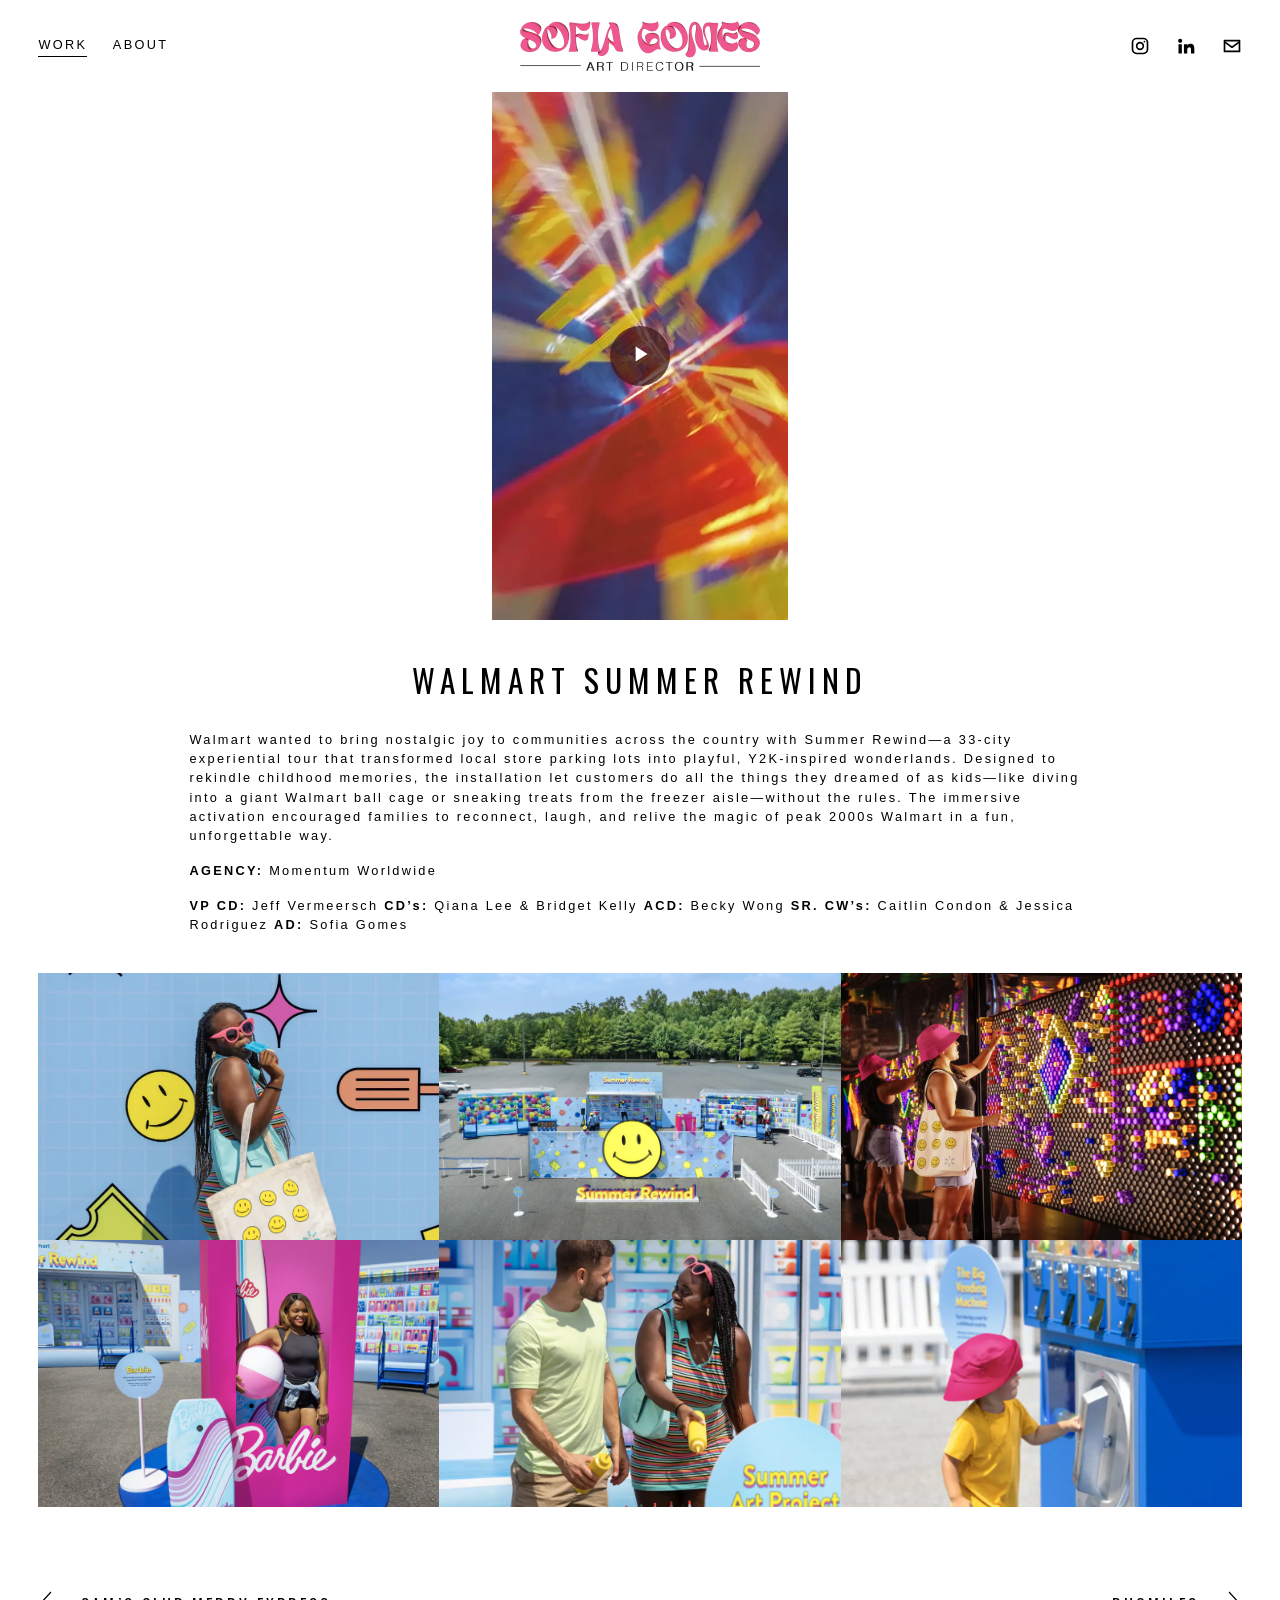
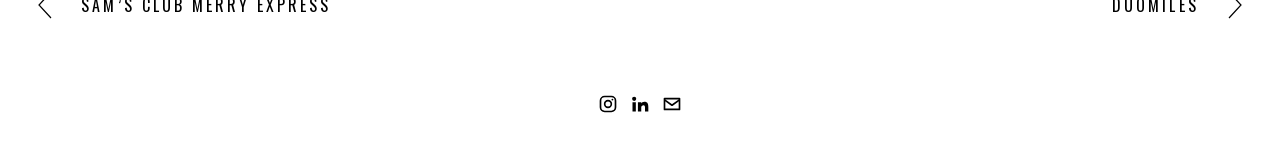
<file: work/summerrewind/index.html>
<!doctype html>
<html lang="en">
<head>
<meta charset="utf-8">
<meta name="viewport" content="width=device-width, initial-scale=1">
<title>Summer Rewind | Walmart — SOFIA GOMES</title>
<meta name="description" content="Walmart Summer Rewind: a 33-city, Y2K-inspired experiential tour in store parking lots. Art direction by Sofia Gomes.">
<link rel="canonical" href="https://www.sofiakgomes.com/work/summerrewind/">
<meta property="og:type" content="website">
<meta property="og:site_name" content="SOFIA GOMES">
<meta property="og:title" content="Summer Rewind | Walmart — SOFIA GOMES">
<meta property="og:description" content="Walmart Summer Rewind: a 33-city, Y2K-inspired experiential tour in store parking lots. Art direction by Sofia Gomes.">
<meta property="og:url" content="https://www.sofiakgomes.com/work/summerrewind/">
<meta property="og:image" content="https://www.sofiakgomes.com/assets/img/og.jpg">
<meta property="og:image:width" content="1200">
<meta property="og:image:height" content="630">
<meta name="twitter:card" content="summary_large_image">
<link rel="icon" href="/favicon.ico" sizes="32x32">
<link rel="apple-touch-icon" href="/apple-touch-icon.png">
<link rel="preload" href="/assets/fonts/oswald-latin.woff2" as="font" type="font/woff2" crossorigin>
<link rel="stylesheet" href="/css/style.css">
</head>
<body class="p-summerrewind">
<header class="site-header">
  <nav class="nav"><a href="/work/" class="active">WORK</a><a href="/about/">ABOUT</a></nav>
  <a class="logo" href="/"><img src="/assets/img/site/logo.webp" width="480" height="100" alt="SOFIA GOMES"></a>
  <div class="social"><a href="https://www.instagram.com/sofiagomespontes/" aria-label="Instagram" target="_blank" rel="noopener"><svg viewBox="0 0 24 24" fill="none" stroke="currentColor" stroke-width="2"><rect x="3" y="3" width="18" height="18" rx="5"/><circle cx="12" cy="12" r="4"/><circle cx="17.3" cy="6.7" r="1.1" fill="currentColor" stroke="none"/></svg></a><a href="https://www.linkedin.com/in/sofiakpgomes/" aria-label="LinkedIn" target="_blank" rel="noopener"><svg viewBox="0 0 24 24" fill="currentColor"><path d="M5 3.3a2.5 2.5 0 110 5 2.5 2.5 0 010-5zM3 9.8h4V21H3zM9.5 9.8h4v1.6c.5-1 1.8-2 3.8-2 3.9 0 4.7 2.6 4.7 6.1V21h-4v-4.9c0-1.2-.3-2.7-1.8-2.7-1.6 0-2.7 1.3-2.7 2.6V21H9.5z"/></svg></a><a href="mailto:sofiakfourigomes@gmail.com" aria-label="sofiakfourigomes@gmail.com"><svg viewBox="0 0 24 24" fill="none" stroke="currentColor" stroke-width="2" stroke-linejoin="round"><path d="M3 5.5h18v13H3z"/><path d="M3 7l9 6.5L21 7"/></svg></a></div>
  <button class="burger" type="button" aria-label="Menu" aria-expanded="false"><span></span><span></span></button>
</header>
<div class="mobile-menu" aria-hidden="true">
  <nav><a href="/work/">WORK</a><a href="/about/">ABOUT</a></nav>
  <div class="social"><a href="https://www.instagram.com/sofiagomespontes/" aria-label="Instagram" target="_blank" rel="noopener"><svg viewBox="0 0 24 24" fill="none" stroke="currentColor" stroke-width="2"><rect x="3" y="3" width="18" height="18" rx="5"/><circle cx="12" cy="12" r="4"/><circle cx="17.3" cy="6.7" r="1.1" fill="currentColor" stroke="none"/></svg></a><a href="https://www.linkedin.com/in/sofiakpgomes/" aria-label="LinkedIn" target="_blank" rel="noopener"><svg viewBox="0 0 24 24" fill="currentColor"><path d="M5 3.3a2.5 2.5 0 110 5 2.5 2.5 0 010-5zM3 9.8h4V21H3zM9.5 9.8h4v1.6c.5-1 1.8-2 3.8-2 3.9 0 4.7 2.6 4.7 6.1V21h-4v-4.9c0-1.2-.3-2.7-1.8-2.7-1.6 0-2.7 1.3-2.7 2.6V21H9.5z"/></svg></a><a href="mailto:sofiakfourigomes@gmail.com" aria-label="sofiakfourigomes@gmail.com"><svg viewBox="0 0 24 24" fill="none" stroke="currentColor" stroke-width="2" stroke-linejoin="round"><path d="M3 5.5h18v13H3z"/><path d="M3 7l9 6.5L21 7"/></svg></a></div>
</div>
<main>
<div class="narrow">
<div class="player tall solo"><video preload="metadata" playsinline data-src="/assets/video/summer-hero.mp4" poster="/assets/video/summer-hero.webp"></video><button class="play" aria-label="Play"><svg viewBox="0 0 24 24"><path d="M8 5v14l11-7z"/></svg></button></div>
<h2 class="reveal">WALMART SUMMER REWIND</h2>
<p class="reveal">Walmart wanted to bring nostalgic joy to communities across the country with Summer Rewind—a 33-city experiential tour that transformed local store parking lots into playful, Y2K-inspired wonderlands. Designed to rekindle childhood memories, the installation let customers do all the things they dreamed of as kids—like diving into a giant Walmart ball cage or sneaking treats from the freezer aisle—without the rules. The immersive activation encouraged families to reconnect, laugh, and relive the magic of peak 2000s Walmart in a fun, unforgettable way.</p>
<p class="reveal"><b>AGENCY:</b> Momentum Worldwide</p>
<p class="reveal"><b>VP CD:</b> Jeff Vermeersch <b>CD’s:</b> Qiana Lee &amp; Bridget Kelly <b>ACD:</b> Becky Wong <b>SR. CW’s:</b> Caitlin Condon &amp; Jessica Rodriguez <b>AD:</b> Sofia Gomes</p>
</div>
<div class="gallery">
<a class="reveal" href="/assets/img/summer/SRW_3.webp" data-lightbox><img src="/assets/img/summer/thumb/SRW_3.webp" alt="" loading="lazy"></a>
<a class="reveal" href="/assets/img/summer/SRW_6.webp" data-lightbox><img src="/assets/img/summer/thumb/SRW_6.webp" alt="" loading="lazy"></a>
<a class="reveal" href="/assets/img/summer/SRW_2.webp" data-lightbox><img src="/assets/img/summer/thumb/SRW_2.webp" alt="" loading="lazy"></a>
<a class="reveal" href="/assets/img/summer/SRW_1.webp" data-lightbox><img src="/assets/img/summer/thumb/SRW_1.webp" alt="" loading="lazy"></a>
<a class="reveal" href="/assets/img/summer/SRW_5.webp" data-lightbox><img src="/assets/img/summer/thumb/SRW_5.webp" alt="" loading="lazy"></a>
<a class="reveal" href="/assets/img/summer/SRW_7.webp" data-lightbox><img src="/assets/img/summer/thumb/SRW_7.webp" alt="" loading="lazy"></a>
</div><nav class="pager"><a class="prev" href="/work/merryexpress/"><svg viewBox="0 0 14 28" fill="none" stroke="currentColor" stroke-width="1.2"><path d="M13 1L1 14l12 13"/></svg><span>SAM’S CLUB MERRY EXPRESS</span></a><a class="next" href="/work/duo-miles/"><span>DUOMILES</span><svg viewBox="0 0 14 28" fill="none" stroke="currentColor" stroke-width="1.2"><path d="M1 1l12 13L1 27"/></svg></a></nav>
</main>
<footer class="site-footer">
  <div class="social"><a href="https://www.instagram.com/sofiagomespontes/" aria-label="Instagram" target="_blank" rel="noopener"><svg viewBox="0 0 24 24" fill="none" stroke="currentColor" stroke-width="2"><rect x="3" y="3" width="18" height="18" rx="5"/><circle cx="12" cy="12" r="4"/><circle cx="17.3" cy="6.7" r="1.1" fill="currentColor" stroke="none"/></svg></a><a href="https://www.linkedin.com/in/sofiakpgomes/" aria-label="LinkedIn" target="_blank" rel="noopener"><svg viewBox="0 0 24 24" fill="currentColor"><path d="M5 3.3a2.5 2.5 0 110 5 2.5 2.5 0 010-5zM3 9.8h4V21H3zM9.5 9.8h4v1.6c.5-1 1.8-2 3.8-2 3.9 0 4.7 2.6 4.7 6.1V21h-4v-4.9c0-1.2-.3-2.7-1.8-2.7-1.6 0-2.7 1.3-2.7 2.6V21H9.5z"/></svg></a><a href="mailto:sofiakfourigomes@gmail.com" aria-label="sofiakfourigomes@gmail.com"><svg viewBox="0 0 24 24" fill="none" stroke="currentColor" stroke-width="2" stroke-linejoin="round"><path d="M3 5.5h18v13H3z"/><path d="M3 7l9 6.5L21 7"/></svg></a></div>
</footer>
<script src="/js/main.js"></script>
</body>
</html>
</file>
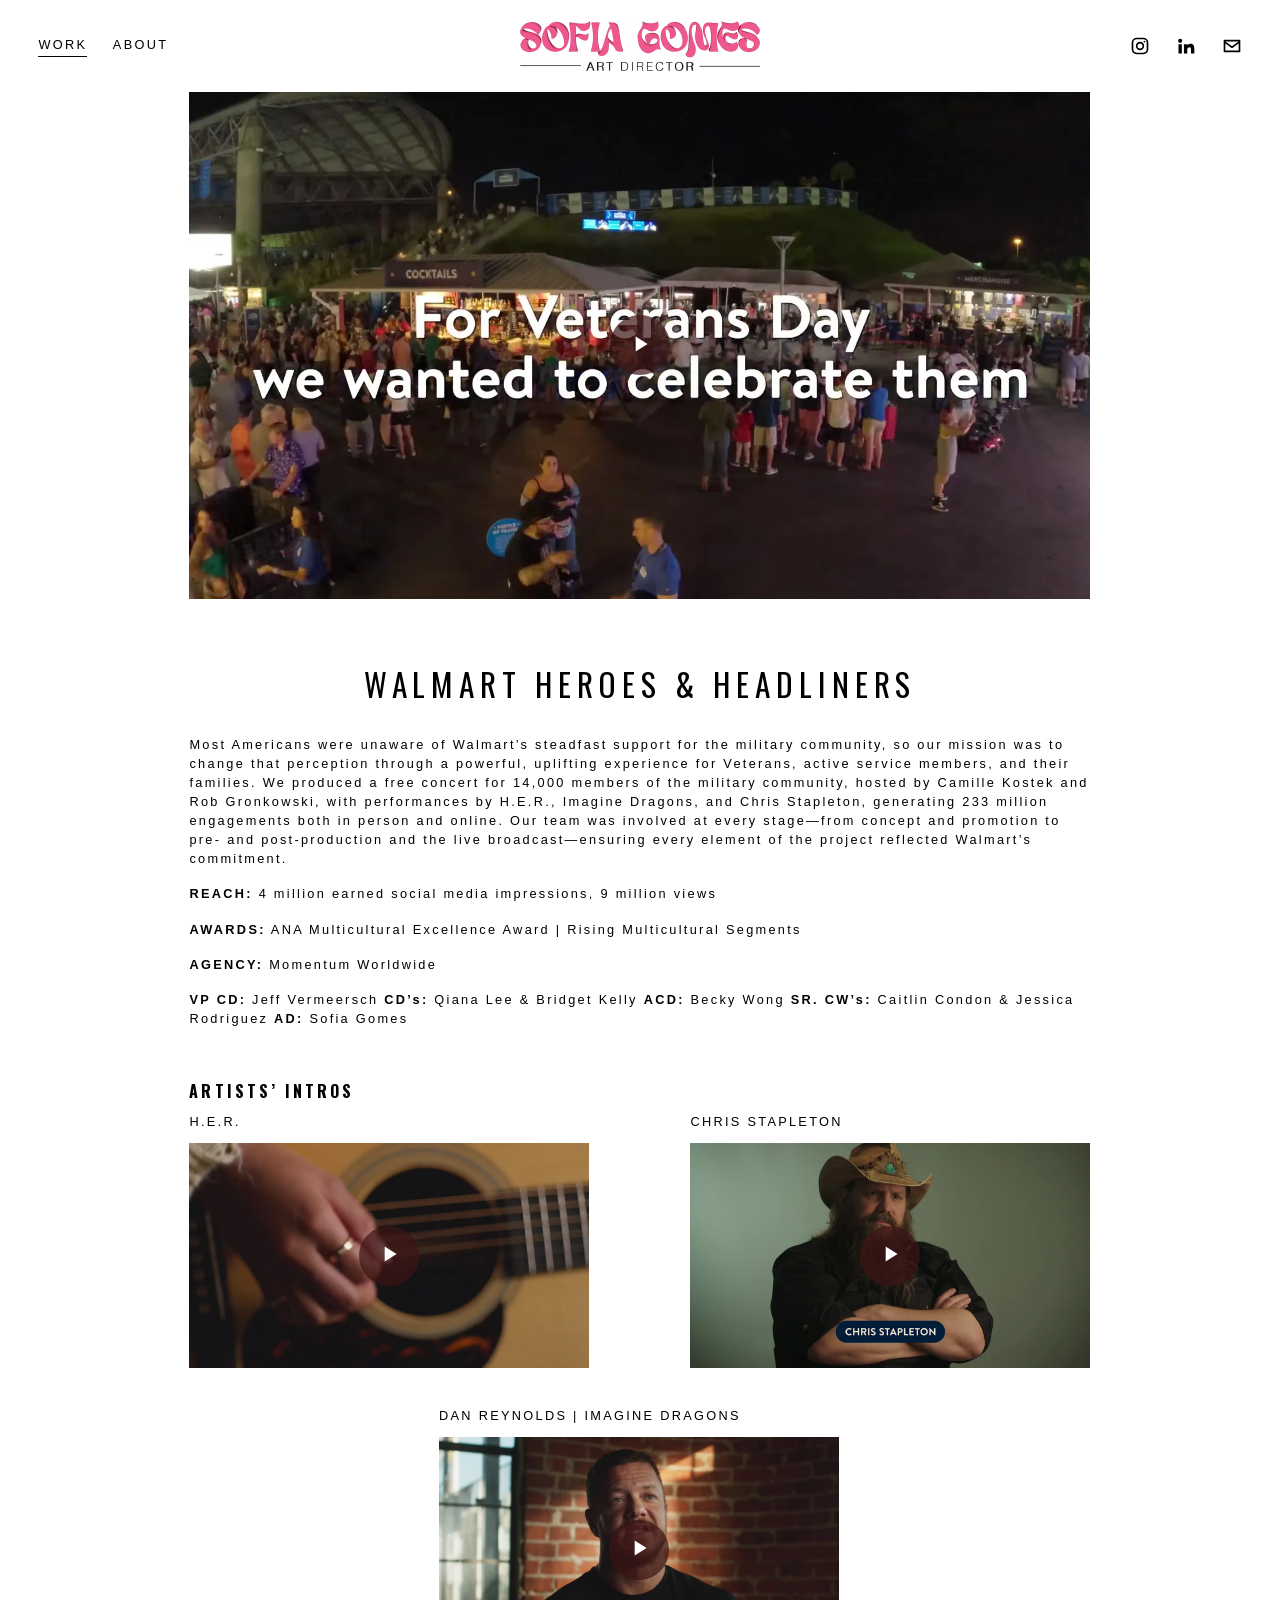
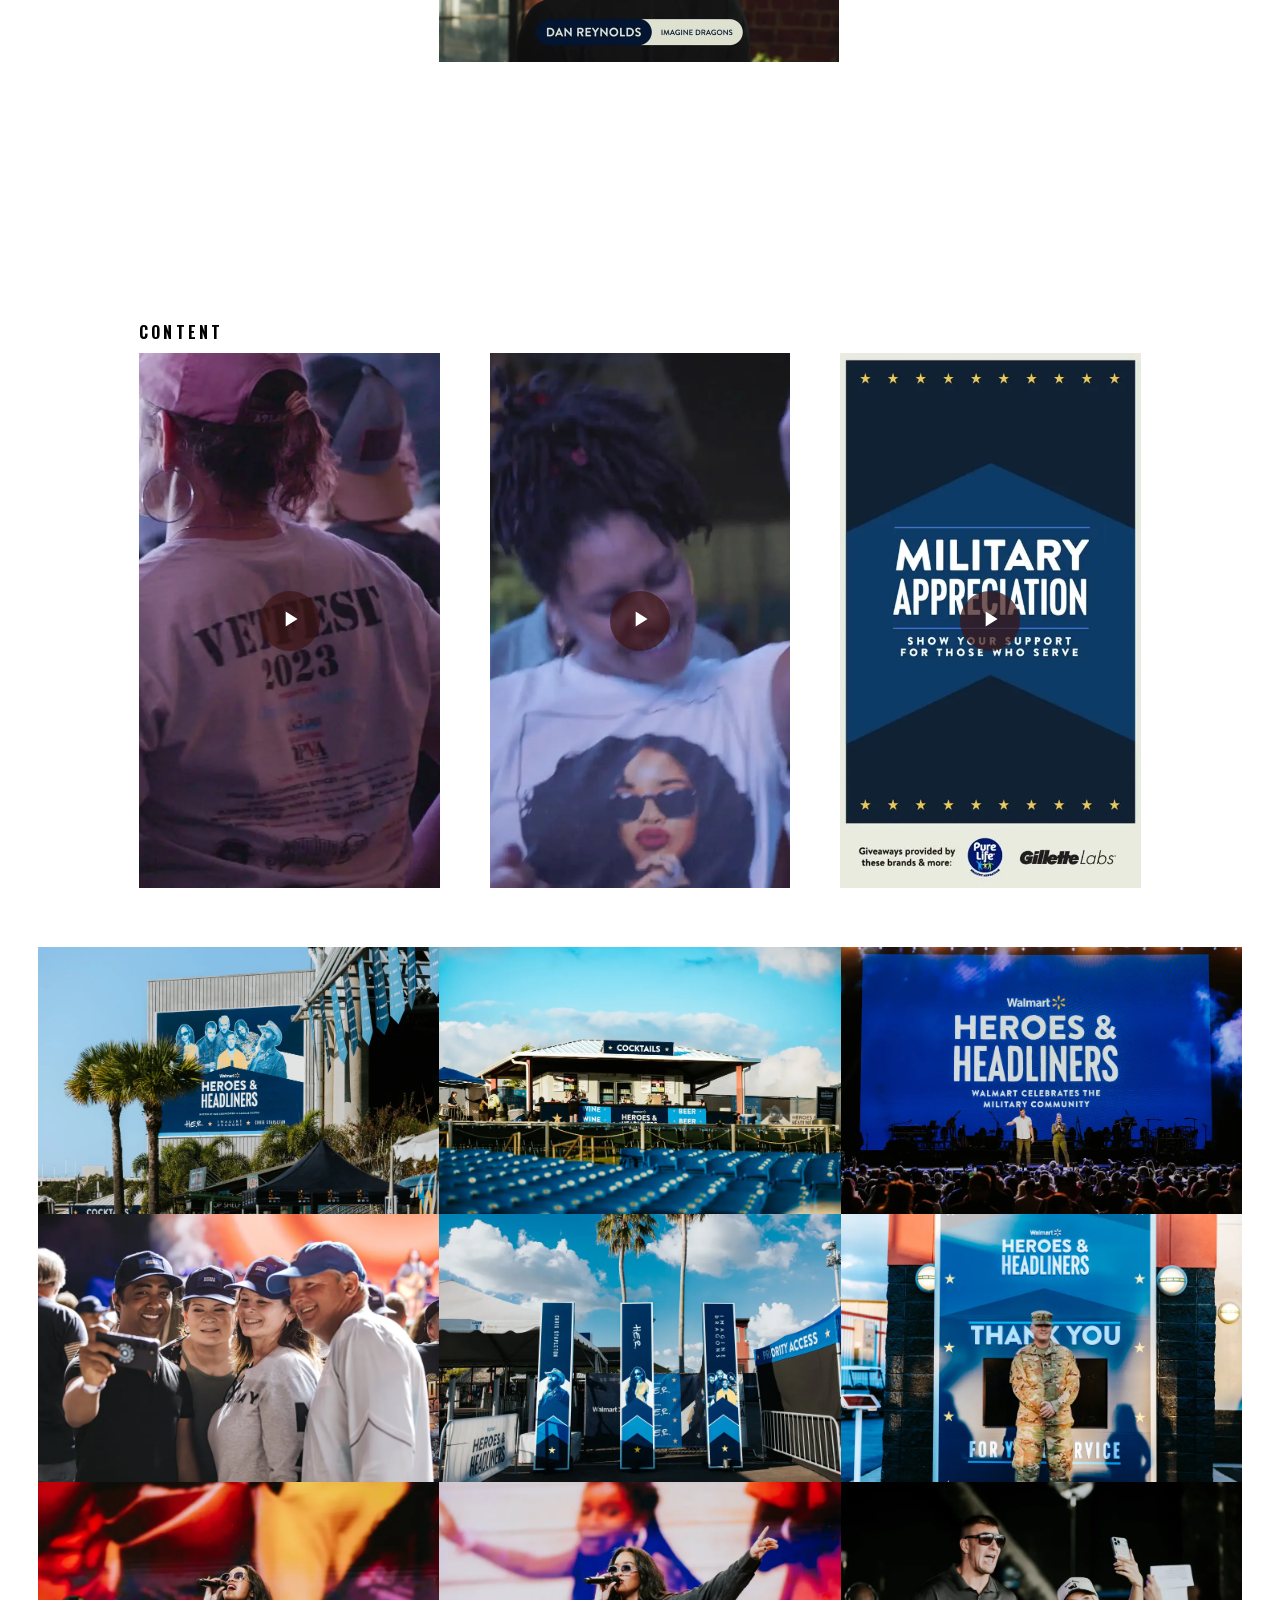
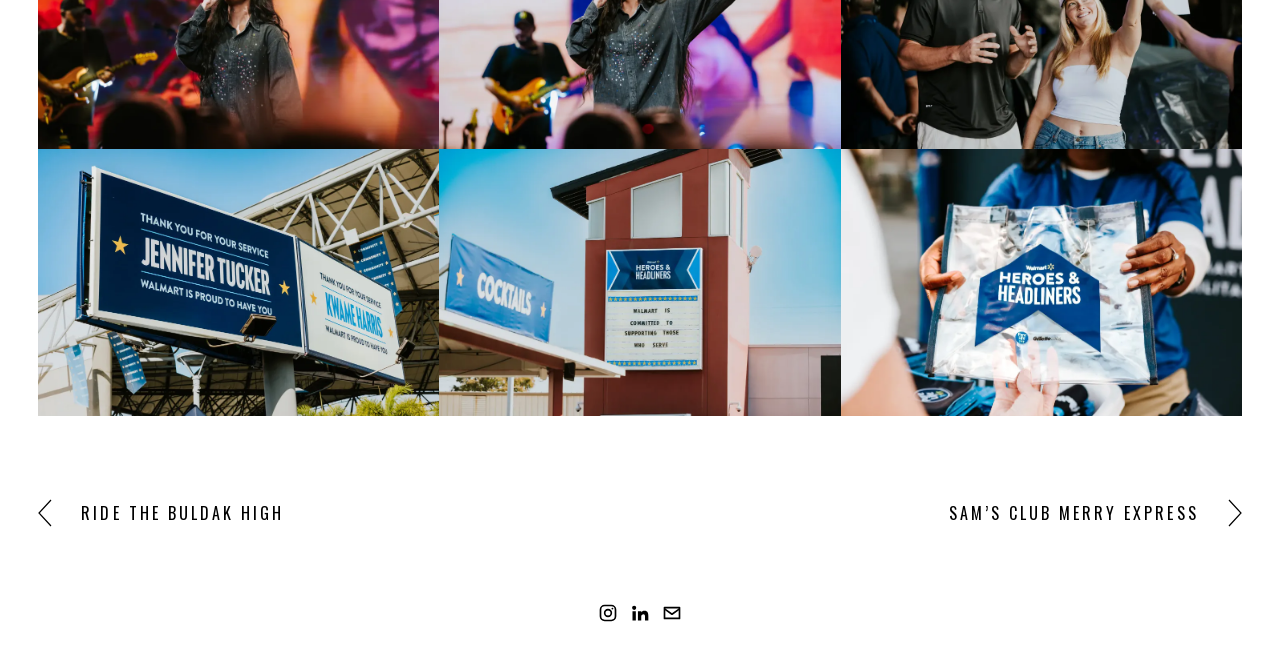
<file: work/walmartheroesheadliners/index.html>
<!doctype html>
<html lang="en">
<head>
<meta charset="utf-8">
<meta name="viewport" content="width=device-width, initial-scale=1">
<title>Heroes &amp; Headliners | Walmart — SOFIA GOMES</title>
<meta name="description" content="Walmart Heroes &amp; Headliners: a free concert for 14,000 members of the military community with H.E.R., Imagine Dragons and Chris Stapleton. Art direction by Sofia Gomes.">
<link rel="canonical" href="https://www.sofiakgomes.com/work/walmartheroesheadliners/">
<meta property="og:type" content="website">
<meta property="og:site_name" content="SOFIA GOMES">
<meta property="og:title" content="Heroes &amp; Headliners | Walmart — SOFIA GOMES">
<meta property="og:description" content="Walmart Heroes &amp; Headliners: a free concert for 14,000 members of the military community with H.E.R., Imagine Dragons and Chris Stapleton. Art direction by Sofia Gomes.">
<meta property="og:url" content="https://www.sofiakgomes.com/work/walmartheroesheadliners/">
<meta property="og:image" content="https://www.sofiakgomes.com/assets/img/og.jpg">
<meta property="og:image:width" content="1200">
<meta property="og:image:height" content="630">
<meta name="twitter:card" content="summary_large_image">
<link rel="icon" href="/favicon.ico" sizes="32x32">
<link rel="apple-touch-icon" href="/apple-touch-icon.png">
<link rel="preload" href="/assets/fonts/oswald-latin.woff2" as="font" type="font/woff2" crossorigin>
<link rel="stylesheet" href="/css/style.css">
</head>
<body class="p-walmartheroesheadliners">
<header class="site-header">
  <nav class="nav"><a href="/work/" class="active">WORK</a><a href="/about/">ABOUT</a></nav>
  <a class="logo" href="/"><img src="/assets/img/site/logo.webp" width="480" height="100" alt="SOFIA GOMES"></a>
  <div class="social"><a href="https://www.instagram.com/sofiagomespontes/" aria-label="Instagram" target="_blank" rel="noopener"><svg viewBox="0 0 24 24" fill="none" stroke="currentColor" stroke-width="2"><rect x="3" y="3" width="18" height="18" rx="5"/><circle cx="12" cy="12" r="4"/><circle cx="17.3" cy="6.7" r="1.1" fill="currentColor" stroke="none"/></svg></a><a href="https://www.linkedin.com/in/sofiakpgomes/" aria-label="LinkedIn" target="_blank" rel="noopener"><svg viewBox="0 0 24 24" fill="currentColor"><path d="M5 3.3a2.5 2.5 0 110 5 2.5 2.5 0 010-5zM3 9.8h4V21H3zM9.5 9.8h4v1.6c.5-1 1.8-2 3.8-2 3.9 0 4.7 2.6 4.7 6.1V21h-4v-4.9c0-1.2-.3-2.7-1.8-2.7-1.6 0-2.7 1.3-2.7 2.6V21H9.5z"/></svg></a><a href="mailto:sofiakfourigomes@gmail.com" aria-label="sofiakfourigomes@gmail.com"><svg viewBox="0 0 24 24" fill="none" stroke="currentColor" stroke-width="2" stroke-linejoin="round"><path d="M3 5.5h18v13H3z"/><path d="M3 7l9 6.5L21 7"/></svg></a></div>
  <button class="burger" type="button" aria-label="Menu" aria-expanded="false"><span></span><span></span></button>
</header>
<div class="mobile-menu" aria-hidden="true">
  <nav><a href="/work/">WORK</a><a href="/about/">ABOUT</a></nav>
  <div class="social"><a href="https://www.instagram.com/sofiagomespontes/" aria-label="Instagram" target="_blank" rel="noopener"><svg viewBox="0 0 24 24" fill="none" stroke="currentColor" stroke-width="2"><rect x="3" y="3" width="18" height="18" rx="5"/><circle cx="12" cy="12" r="4"/><circle cx="17.3" cy="6.7" r="1.1" fill="currentColor" stroke="none"/></svg></a><a href="https://www.linkedin.com/in/sofiakpgomes/" aria-label="LinkedIn" target="_blank" rel="noopener"><svg viewBox="0 0 24 24" fill="currentColor"><path d="M5 3.3a2.5 2.5 0 110 5 2.5 2.5 0 010-5zM3 9.8h4V21H3zM9.5 9.8h4v1.6c.5-1 1.8-2 3.8-2 3.9 0 4.7 2.6 4.7 6.1V21h-4v-4.9c0-1.2-.3-2.7-1.8-2.7-1.6 0-2.7 1.3-2.7 2.6V21H9.5z"/></svg></a><a href="mailto:sofiakfourigomes@gmail.com" aria-label="sofiakfourigomes@gmail.com"><svg viewBox="0 0 24 24" fill="none" stroke="currentColor" stroke-width="2" stroke-linejoin="round"><path d="M3 5.5h18v13H3z"/><path d="M3 7l9 6.5L21 7"/></svg></a></div>
</div>
<main>
<div class="narrow heroes t72">
<div class="player"><video preload="metadata" playsinline data-src="/assets/video/heroes-hero.mp4" poster="/assets/video/heroes-hero.webp"></video><button class="play" aria-label="Play"><svg viewBox="0 0 24 24"><path d="M8 5v14l11-7z"/></svg></button></div>
<h2 class="reveal">WALMART HEROES &amp; HEADLINERS</h2>
<p class="reveal">Most Americans were unaware of Walmart’s steadfast support for the military community, so our mission was to change that perception through a powerful, uplifting experience for Veterans, active service members, and their families. We produced a free concert for 14,000 members of the military community, hosted by Camille Kostek and Rob Gronkowski, with performances by H.E.R., Imagine Dragons, and Chris Stapleton, generating 233 million engagements both in person and online. Our team was involved at every stage—from concept and promotion to pre- and post-production and the live broadcast—ensuring every element of the project reflected Walmart’s commitment.</p>
<p class="reveal"><b>REACH:</b> 4 million earned social media impressions, 9 million views</p>
<p class="reveal"><b>AWARDS:</b> ANA Multicultural Excellence Award | Rising Multicultural Segments</p>
<p class="reveal"><b>AGENCY:</b> Momentum Worldwide</p>
<p class="reveal"><b>VP CD:</b> Jeff Vermeersch <b>CD’s:</b> Qiana Lee &amp; Bridget Kelly <b>ACD:</b> Becky Wong <b>SR. CW’s:</b> Caitlin Condon &amp; Jessica Rodriguez <b>AD:</b> Sofia Gomes</p>
</div>
<h3 class="sec reveal">ARTISTS’ INTROS</h3>
<div class="intros">
<div class="intro stapleton reveal"><p>CHRIS STAPLETON</p><div class="player"><video preload="metadata" playsinline data-src="/assets/video/heroes-stapleton.mp4" poster="/assets/video/heroes-stapleton.webp"></video><button class="play" aria-label="Play"><svg viewBox="0 0 24 24"><path d="M8 5v14l11-7z"/></svg></button></div></div>
<div class="intro dan reveal"><p>DAN REYNOLDS | IMAGINE DRAGONS</p><div class="player"><video preload="metadata" playsinline data-src="/assets/video/heroes-dan.mp4" poster="/assets/video/heroes-dan.webp"></video><button class="play" aria-label="Play"><svg viewBox="0 0 24 24"><path d="M8 5v14l11-7z"/></svg></button></div></div>
<div class="intro her reveal"><p>H.E.R.</p><div class="player"><video preload="metadata" playsinline data-src="/assets/video/heroes-her.mp4" poster="/assets/video/heroes-her.webp"></video><button class="play" aria-label="Play"><svg viewBox="0 0 24 24"><path d="M8 5v14l11-7z"/></svg></button></div></div>
</div>
<div class="content-row">
<h3 class="sec reveal">CONTENT</h3>
<div class="trio">
<div class="reveal"><div class="player tall"><video preload="metadata" playsinline data-src="/assets/video/heroes-content-1.mp4" poster="/assets/video/heroes-content-1.webp"></video><button class="play" aria-label="Play"><svg viewBox="0 0 24 24"><path d="M8 5v14l11-7z"/></svg></button></div></div>
<div class="reveal"><div class="player tall"><video preload="metadata" playsinline data-src="/assets/video/heroes-content-2.mp4" poster="/assets/video/heroes-content-2.webp"></video><button class="play" aria-label="Play"><svg viewBox="0 0 24 24"><path d="M8 5v14l11-7z"/></svg></button></div></div>
<div class="reveal"><div class="player tall"><video preload="metadata" playsinline data-src="/assets/video/heroes-content-3.mp4" poster="/assets/video/heroes-content-3.webp"></video><button class="play" aria-label="Play"><svg viewBox="0 0 24 24"><path d="M8 5v14l11-7z"/></svg></button></div></div>
</div></div>
<div class="gallery">
<a class="reveal" href="/assets/img/heroes/Heroes_Headliners_23-30.webp" data-lightbox><img src="/assets/img/heroes/thumb/Heroes_Headliners_23-30.webp" alt="" loading="lazy"></a>
<a class="reveal" href="/assets/img/heroes/Heroes_Headliners_23-111.webp" data-lightbox><img src="/assets/img/heroes/thumb/Heroes_Headliners_23-111.webp" alt="" loading="lazy"></a>
<a class="reveal" href="/assets/img/heroes/Heroes_Headliners_23-145.webp" data-lightbox><img src="/assets/img/heroes/thumb/Heroes_Headliners_23-145.webp" alt="" loading="lazy"></a>
<a class="reveal" href="/assets/img/heroes/Heroes_Headliners_23-161.webp" data-lightbox><img src="/assets/img/heroes/thumb/Heroes_Headliners_23-161.webp" alt="" loading="lazy"></a>
<a class="reveal" href="/assets/img/heroes/Heroes_Headliners_23-104.webp" data-lightbox><img src="/assets/img/heroes/thumb/Heroes_Headliners_23-104.webp" alt="" loading="lazy"></a>
<a class="reveal" href="/assets/img/heroes/Heroes_Headliners_23-121.webp" data-lightbox><img src="/assets/img/heroes/thumb/Heroes_Headliners_23-121.webp" alt="" loading="lazy"></a>
<a class="reveal" href="/assets/img/heroes/Heroes_Headliners_23-153.webp" data-lightbox><img src="/assets/img/heroes/thumb/Heroes_Headliners_23-153.webp" alt="" loading="lazy"></a>
<a class="reveal" href="/assets/img/heroes/Heroes_Headliners_23-151.webp" data-lightbox><img src="/assets/img/heroes/thumb/Heroes_Headliners_23-151.webp" alt="" loading="lazy"></a>
<a class="reveal" href="/assets/img/heroes/Heroes_Headliners_23-47.webp" data-lightbox><img src="/assets/img/heroes/thumb/Heroes_Headliners_23-47.webp" alt="" loading="lazy"></a>
<a class="reveal" href="/assets/img/heroes/Heroes_Headliners_23-12.webp" data-lightbox><img src="/assets/img/heroes/thumb/Heroes_Headliners_23-12.webp" alt="" loading="lazy"></a>
<a class="reveal" href="/assets/img/heroes/Heroes_Headliners_23-1.webp" data-lightbox><img src="/assets/img/heroes/thumb/Heroes_Headliners_23-1.webp" alt="" loading="lazy"></a>
<a class="reveal" href="/assets/img/heroes/Heroes_Headliners_23-129.webp" data-lightbox><img src="/assets/img/heroes/thumb/Heroes_Headliners_23-129.webp" alt="" loading="lazy"></a>
</div><nav class="pager"><a class="prev" href="/work/buldakglorilla/"><svg viewBox="0 0 14 28" fill="none" stroke="currentColor" stroke-width="1.2"><path d="M13 1L1 14l12 13"/></svg><span>RIDE THE BULDAK HIGH</span></a><a class="next" href="/work/merryexpress/"><span>SAM’S CLUB MERRY EXPRESS</span><svg viewBox="0 0 14 28" fill="none" stroke="currentColor" stroke-width="1.2"><path d="M1 1l12 13L1 27"/></svg></a></nav>
</main>
<footer class="site-footer">
  <div class="social"><a href="https://www.instagram.com/sofiagomespontes/" aria-label="Instagram" target="_blank" rel="noopener"><svg viewBox="0 0 24 24" fill="none" stroke="currentColor" stroke-width="2"><rect x="3" y="3" width="18" height="18" rx="5"/><circle cx="12" cy="12" r="4"/><circle cx="17.3" cy="6.7" r="1.1" fill="currentColor" stroke="none"/></svg></a><a href="https://www.linkedin.com/in/sofiakpgomes/" aria-label="LinkedIn" target="_blank" rel="noopener"><svg viewBox="0 0 24 24" fill="currentColor"><path d="M5 3.3a2.5 2.5 0 110 5 2.5 2.5 0 010-5zM3 9.8h4V21H3zM9.5 9.8h4v1.6c.5-1 1.8-2 3.8-2 3.9 0 4.7 2.6 4.7 6.1V21h-4v-4.9c0-1.2-.3-2.7-1.8-2.7-1.6 0-2.7 1.3-2.7 2.6V21H9.5z"/></svg></a><a href="mailto:sofiakfourigomes@gmail.com" aria-label="sofiakfourigomes@gmail.com"><svg viewBox="0 0 24 24" fill="none" stroke="currentColor" stroke-width="2" stroke-linejoin="round"><path d="M3 5.5h18v13H3z"/><path d="M3 7l9 6.5L21 7"/></svg></a></div>
</footer>
<script src="/js/main.js"></script>
</body>
</html>
</file>
<file: css/style.css>
/* Fluid sizes measured from the original site:
   - text shrinks slightly above ~1280px wide, header grows with the window,
   - content is capped (and centred) once the window passes ~1490px,
   - below 800px the layout switches to the mobile version. */

@font-face {
  font-family: Oswald;
  src: url(/assets/fonts/oswald-latin.woff2) format("woff2");
  font-weight: 200 700;
  font-display: swap;
  unicode-range: U+0000-00FF, U+0131, U+0152-0153, U+02BB-02BC, U+02C6, U+02DA, U+02DC, U+0304, U+0308, U+0329, U+2000-206F, U+20AC, U+2122, U+2191, U+2193, U+2212, U+2215, U+FEFF, U+FFFD;
}

:root {
  --fs: clamp(9.8px, calc(15.7px - 0.23vw), 12.8px);
  --hdr: calc(51px + 3.18vw);
  --gap: clamp(28px, calc(4px + 3vw), 46px);
  --narrow: min(1049px, 70.4%);
  --colw: min(350px, 23.5vw);
  --trio-gap: min(58px, 3.86vw);
  --ink: #000;
  --display: Oswald, "Arial Narrow", sans-serif;
}

* { box-sizing: border-box; }
html { -webkit-text-size-adjust: 100%; }

body {
  margin: 0;
  min-height: 100vh;
  display: flex;
  flex-direction: column;
  padding-top: var(--hdr);
  background: #fff;
  color: var(--ink);
  font-family: Helvetica, Arial, sans-serif;
  font-size: var(--fs);
  line-height: 1.5;
  letter-spacing: 0.18em;
}
main { flex: 1 0 auto; }
a { color: inherit; }
img { display: block; max-width: 100%; height: auto; }

/* every page except the splash fades in on load */
@keyframes page-in { from { opacity: 0; } to { opacity: 1; } }
body:not(.splash) { animation: page-in 0.35s ease both; }

/* ---------- header ---------- */
.site-header {
  position: fixed;
  top: 0; left: 0; right: 0;
  z-index: 20;
  height: var(--hdr);
  padding: 0 3%;
  display: flex;
  align-items: center;
  justify-content: space-between;
  background: #fff;
}
.nav { display: flex; gap: 2vw; }
.nav a {
  text-decoration: none;
  padding-bottom: 2px;
  border-bottom: 1px solid transparent;
}
.nav a.active { border-bottom-color: var(--ink); }
.site-header .logo {
  position: absolute;
  left: 50%; top: 50%;
  transform: translate(-50%, -50%);
  width: 240px;
}
.social { display: flex; gap: 2vw; }
.social a, .social svg { display: block; width: 20px; height: 20px; }
.burger, .mobile-menu { display: none; }

/* ---------- footer ---------- */
.site-footer { padding: clamp(28px, 3vw, 48px) 0 clamp(26px, 2.6vw, 40px); }
.site-footer .social { justify-content: center; gap: 12px; }

/* ---------- splash ---------- */
body.splash {
  background: #000;
  padding: 0;
  overflow: hidden;
  display: block;
  transition: background-color 0.35s ease;
}
body.splash.leaving { background: #fff; }
.splash-link {
  position: fixed;
  inset: 0;
  display: flex;
  align-items: center;
  justify-content: center;
  padding-top: 40px;
  cursor: pointer;
  transition: opacity 0.35s ease;
}
body.splash.leaving .splash-link { opacity: 0; }
.splash-link img { width: 182px; height: auto; animation: splash-in 1.2s ease-out both; }
@keyframes splash-in { from { opacity: 0; } to { opacity: 1; } }

/* ---------- work grid ---------- */
/* No size cap: the tiles keep growing with the window. Edge to edge up to 1400px wide,
   then a modest side margin that grows with the window; the gaps grow too on big screens. */
.work-grid {
  width: 100%;
  margin: 1vw 0 0;
  padding: 0 clamp(0px, calc((100vw - 1400px) * 0.12), 160px);
  display: grid;
  grid-template-columns: repeat(3, 1fr);
  gap: max(37px, 2.3vw) max(78px, 4.9vw);
}
/* single column below this width */
@media (max-width: 899px) {
  .work-grid { grid-template-columns: 1fr; padding: 0; gap: 37px; }
}
.tile { position: relative; display: block; aspect-ratio: 3 / 2; overflow: hidden; background: #fff; }
.tile img { width: 100%; height: 100%; object-fit: cover; }
.tile-title {
  /* a little larger than the tile (which clips it) so rounding at fractional zoom levels can't expose the picture's last row */
  position: absolute; inset: -2px;
  display: flex; align-items: center; justify-content: center;
  background: rgba(255, 255, 255, 0.85);
  font-family: var(--display);
  font-size: 18px; letter-spacing: 0.15em; text-align: center;
  opacity: 0; transition: opacity 0.3s ease;
}
.tile:hover .tile-title, .tile:focus-visible .tile-title { opacity: 1; }

/* ---------- about ---------- */
.about {
  width: min(1281px, 86%);
  margin: 0 auto;
  padding: clamp(27px, calc(10px + 2vw), 41px) 0 clamp(217px, calc(89px + 16.25vw), 329px);
  display: grid;
  grid-template-columns: 26.7% 63.4%;
  column-gap: 5.4%;
  align-items: stretch;
}
.portrait { position: relative; min-width: 0; }
.portrait::before { content: ''; display: block; padding-top: 128.9%; }
.portrait img { position: absolute; inset: 0; width: 100%; height: 100%; object-fit: cover; }
.about-text p { margin: 0 0 1.5em; }

/* ---------- project pages ---------- */
.narrow { width: var(--narrow); margin: 0 auto; }
/* gap above the title: --gap by default, larger on the pages whose wrapper has t72 / t96 */
.narrow h2 {
  font-family: var(--display);
  font-weight: 400;
  font-size: clamp(25.2px, calc(16px + 1.2vw), 32.788px);
  line-height: 1.152;
  letter-spacing: 0.19em;
  text-align: center;
  margin: var(--h2-top, var(--gap)) 0 32px;
}
.t72 { --h2-top: calc(var(--gap) * 1.6); }
.t96 { --h2-top: calc(var(--gap) * 2); }
.narrow p { margin: 0 0 16px; }

.player { position: relative; background: #000; aspect-ratio: 16 / 9; width: 100%; }
.player.tall { aspect-ratio: 9 / 16; }
.player.solo { width: min(350px, 23.2vw); margin: 0 auto; }
.player video { width: 100%; height: 100%; object-fit: cover; display: block; }
.player .play {
  position: absolute;
  left: 50%; top: 50%;
  width: 60px; height: 60px;
  margin: -30px 0 0 -30px;
  border: 0; border-radius: 50%;
  background: rgba(60, 20, 20, 0.7);
  cursor: pointer;
  padding: 0;
}
.player .play svg { width: 26px; height: 26px; fill: #fff; }
.player.playing .play { display: none; }

.cols {
  width: min(1283px, 86%);
  margin: min(68px, 4.2vw) auto 0;
  display: grid;
  grid-template-columns: repeat(3, 1fr);
  grid-template-rows: auto auto;
  column-gap: 9.1%;
}
.col { display: grid; grid-row: span 2; grid-template-rows: subgrid; }
.col .txt { padding-bottom: 47px; }
.col h3, h3.sec {
  margin: 0 0 11px;
  font-family: var(--display);
  font-size: 16px; line-height: 19.2px; font-weight: 700; letter-spacing: 0.19em;
}
.col p { margin: 0; }

.gallery {
  width: min(1398px, 94%);
  margin: 0 auto;
  display: grid;
  grid-template-columns: repeat(3, 1fr);
}
.narrow + .gallery { margin-top: min(48px, 3vw); }
.cols + .gallery { margin-top: min(81px, 5.2vw); }
.gallery a { display: block; aspect-ratio: 3 / 2; overflow: hidden; }
.gallery img { width: 100%; height: 100%; object-fit: cover; }

.hero-img { display: block; margin-top: clamp(6px, 0.6vw, 9px); }
.hero-img img { width: 100%; height: auto; }

/* Heroes & Headliners */
.narrow.heroes + h3.sec { width: var(--narrow); margin: min(67px, 4.2vw) auto 11px; }
.intros { position: relative; width: var(--narrow); height: 0; padding-bottom: calc(50% + 99px); margin: 0 auto; }
.intro { position: absolute; width: 44.4%; top: 0; }
.intro p { margin: 0 0 12px; }
.intro.her { left: 0; }
.intro.stapleton { left: 55.6%; }
.intro.dan { left: 27.7%; margin-top: calc(25% + 69px); }
.content-row { width: calc(3 * var(--colw) + 2 * var(--trio-gap)); margin: 72px auto 0; }
.trio { display: grid; grid-template-columns: repeat(3, var(--colw)); column-gap: var(--trio-gap); }
.content-row + .gallery { margin-top: min(64px, 4.6vw); }

/* Past ~1490px the content stops growing, but some gaps keep widening */
@media (min-width: 1490px) {
  :root { --gap: 42px; }
  .t72 { --h2-top: 72px; }
  .t96 { --h2-top: 96px; }
  .cols + .gallery { margin-top: calc(30.3px + 3.2vw); }
}

/* previous / next project */
.pager {
  display: flex;
  justify-content: space-between;
  align-items: center;
  padding: clamp(52px, 6.5vw, 104px) 3% clamp(32px, 2.9vw, 45px);
  font-family: var(--display);
  font-size: 16px;
  line-height: 16px;
  letter-spacing: 0.19em;
}
.pager a { display: flex; align-items: center; text-decoration: none; }
.pager svg { width: 14px; height: 28px; flex: none; }
.pager .prev span { margin-left: 29px; }
.pager .next span { margin-right: 29px; }

/* ---------- 404 ---------- */
.notfound { padding: clamp(60px, 14vh, 160px) 6% 0; text-align: center; }
.notfound a { text-underline-offset: 0.3em; }

/* ---------- scroll reveal ---------- */
.js .reveal { opacity: 0; transition: opacity 0.9s ease; }
.js .reveal.in { opacity: 1; }

/* ---------- lightbox ---------- */
.lightbox {
  position: fixed; inset: 0; z-index: 50;
  background: rgba(255, 255, 255, 0.97);
  display: flex;
  align-items: center; justify-content: center;
  opacity: 0; visibility: hidden;
  transition: opacity 0.3s ease, visibility 0s linear 0.3s;
}
.lightbox.open { opacity: 1; visibility: visible; transition: opacity 0.3s ease, visibility 0s; }
/* The picture's width (--w) comes from its shape (--ar, set by the script), so the thumbnail
   and the full-size file fill the same box; the arrows are placed from the same value. */
.lightbox, .lightbox img { --w: min(100vw - 156px, (100vh - 120px) * var(--ar, 1.5)); }
.lightbox img {
  position: absolute; left: 50%; top: 50%; transform: translate(-50%, -50%);
  width: var(--w); height: auto;
  transition: opacity 0.3s ease;
}
.lightbox img.hidden { opacity: 0; }
.lightbox button {
  position: absolute;
  -webkit-appearance: none; appearance: none;
  background: transparent; border: 0; border-radius: 0; box-shadow: none; outline: none;
  -webkit-tap-highlight-color: transparent; -webkit-user-select: none; user-select: none;
  cursor: pointer; color: var(--ink);
  font-family: inherit; font-size: 56px; line-height: 1; padding: 20px 24px;
}
.lightbox button:focus-visible { outline: 1px solid var(--ink); outline-offset: -8px; }
.lightbox .close { top: 6px; right: 14px; font-size: 48px; }
.lightbox .prev, .lightbox .nextimg { top: 50%; transform: translateY(-50%); transition: left 0.3s ease, right 0.3s ease; }
.lightbox .prev { left: calc(50% - var(--w) / 2 - 78px); }
.lightbox .nextimg { right: calc(50% - var(--w) / 2 - 78px); }
body.lightbox-open { overflow: hidden; }

/* ---------- mobile (below 800px) ---------- */
@media (max-width: 799px) {
  :root { --hdr: 73px; --narrow: 87.7%; }
  .nav, .site-header .social { display: none; }
  .site-header { padding: 0 calc(6.15% - 6px) 0 6.15%; }
  .site-header .logo { position: static; transform: none; width: 144px; }
  .burger {
    display: block; position: relative;
    width: 47px; height: 37px; padding: 0; border: 0; background: none; cursor: pointer; color: var(--ink);
  }
  .burger span {
    position: absolute; left: 6px; right: 6px; height: 1px; background: currentColor;
    transition: transform 0.25s ease, top 0.25s ease;
  }
  .burger span:nth-child(1) { top: 13px; }
  .burger span:nth-child(2) { top: 23px; }
  body.menu-open .burger span:nth-child(1) { top: 18px; transform: rotate(45deg); }
  body.menu-open .burger span:nth-child(2) { top: 18px; transform: rotate(-45deg); }
  .mobile-menu {
    position: fixed; top: var(--hdr); left: 0; right: 0; bottom: 0; z-index: 15;
    background: #fff;
    display: flex; flex-direction: column; align-items: center; justify-content: center;
    opacity: 0; visibility: hidden; pointer-events: none;
    transition: opacity 0.4s ease, visibility 0s linear 0.4s;
  }
  body.menu-open .mobile-menu { opacity: 1; visibility: visible; pointer-events: auto; transition: opacity 0.4s ease, visibility 0s; }
  .mobile-menu nav { display: flex; flex-direction: column; align-items: center; }
  .mobile-menu nav a { text-decoration: none; font-size: 40px; line-height: 66px; letter-spacing: 0.08em; }
  .mobile-menu .social {
    position: absolute; bottom: 36px; gap: 18px;
    opacity: 0; transform: translateY(70px);
    transition: opacity 0.3s ease, transform 0.3s ease;
  }
  body.menu-open .mobile-menu .social { opacity: 1; transform: none; transition: opacity 0.6s ease 0.1s, transform 0.6s cubic-bezier(0.2, 0.7, 0.2, 1) 0.1s; }
  .mobile-menu .social a, .mobile-menu .social svg { width: 22px; height: 22px; }
  body.menu-open { overflow: hidden; }

  .site-footer { padding: 28px 0; }

  .about { display: flex; flex-direction: column; width: var(--narrow); padding: 0 0 70px; }
  .about-text { order: 1; }
  .portrait { order: 2; width: 48.9%; height: 234px; margin: 133px auto 0; }
  .portrait::before { display: none; }

  /* the first picture/video of a page and the artists' intros run edge to edge */
  .narrow > .player:first-child, .hero-img, .intro .player { width: 114.03%; margin-left: -7.02%; margin-right: 0; }
  .narrow { --h2-top: 24px; }
  .narrow h2 { font-size: 25.2px; }

  .cols { width: var(--narrow); grid-template-columns: 1fr; grid-template-rows: none; row-gap: 32px; margin-top: 48px; }
  .col { display: block; grid-row: auto; }
  .col .txt { padding-bottom: 16px; }

  .narrow.heroes + h3.sec { margin-top: 48px; }
  .intros { height: auto; padding-bottom: 0; width: var(--narrow); }
  .intro { position: static; width: 100%; margin: 0 0 29px; }
  .intro.dan { margin-top: 0; }
  .content-row { width: var(--narrow); margin-top: 32px; }
  .trio { grid-template-columns: 1fr; row-gap: 20px; }

  .gallery { grid-template-columns: repeat(2, 1fr); }
  .narrow + .gallery, .cols + .gallery, .content-row + .gallery { margin-top: 36px; }

  .pager { gap: 12px; padding: 52px 6.15% 32px; align-items: flex-start; }
  .pager a { min-width: 0; max-width: 48%; }
  .pager .prev svg, .pager .next svg { margin-top: -6px; }

  .lightbox, .lightbox img { --w: min(100vw - 90px, (100vh - 120px) * var(--ar, 1.5)); }
  .lightbox button { font-size: 44px; padding: 20px 10px; }
  .lightbox .close { font-size: 40px; right: 6px; }
  .lightbox .prev { left: calc(50% - var(--w) / 2 - 43px); }
  .lightbox .nextimg { right: calc(50% - var(--w) / 2 - 43px); }
}
@media (max-width: 700px) {
  :root { --fs: 13.84px; }
  .narrow h2 { font-size: 26.8px; }
}

@media (prefers-reduced-motion: reduce) {
  body:not(.splash) { animation: none; }
  body.splash, .splash-link, .js .reveal, .lightbox, .lightbox img, .mobile-menu, .mobile-menu .social { transition: none !important; }
}
@media print { .js .reveal { opacity: 1; } }
</file>
